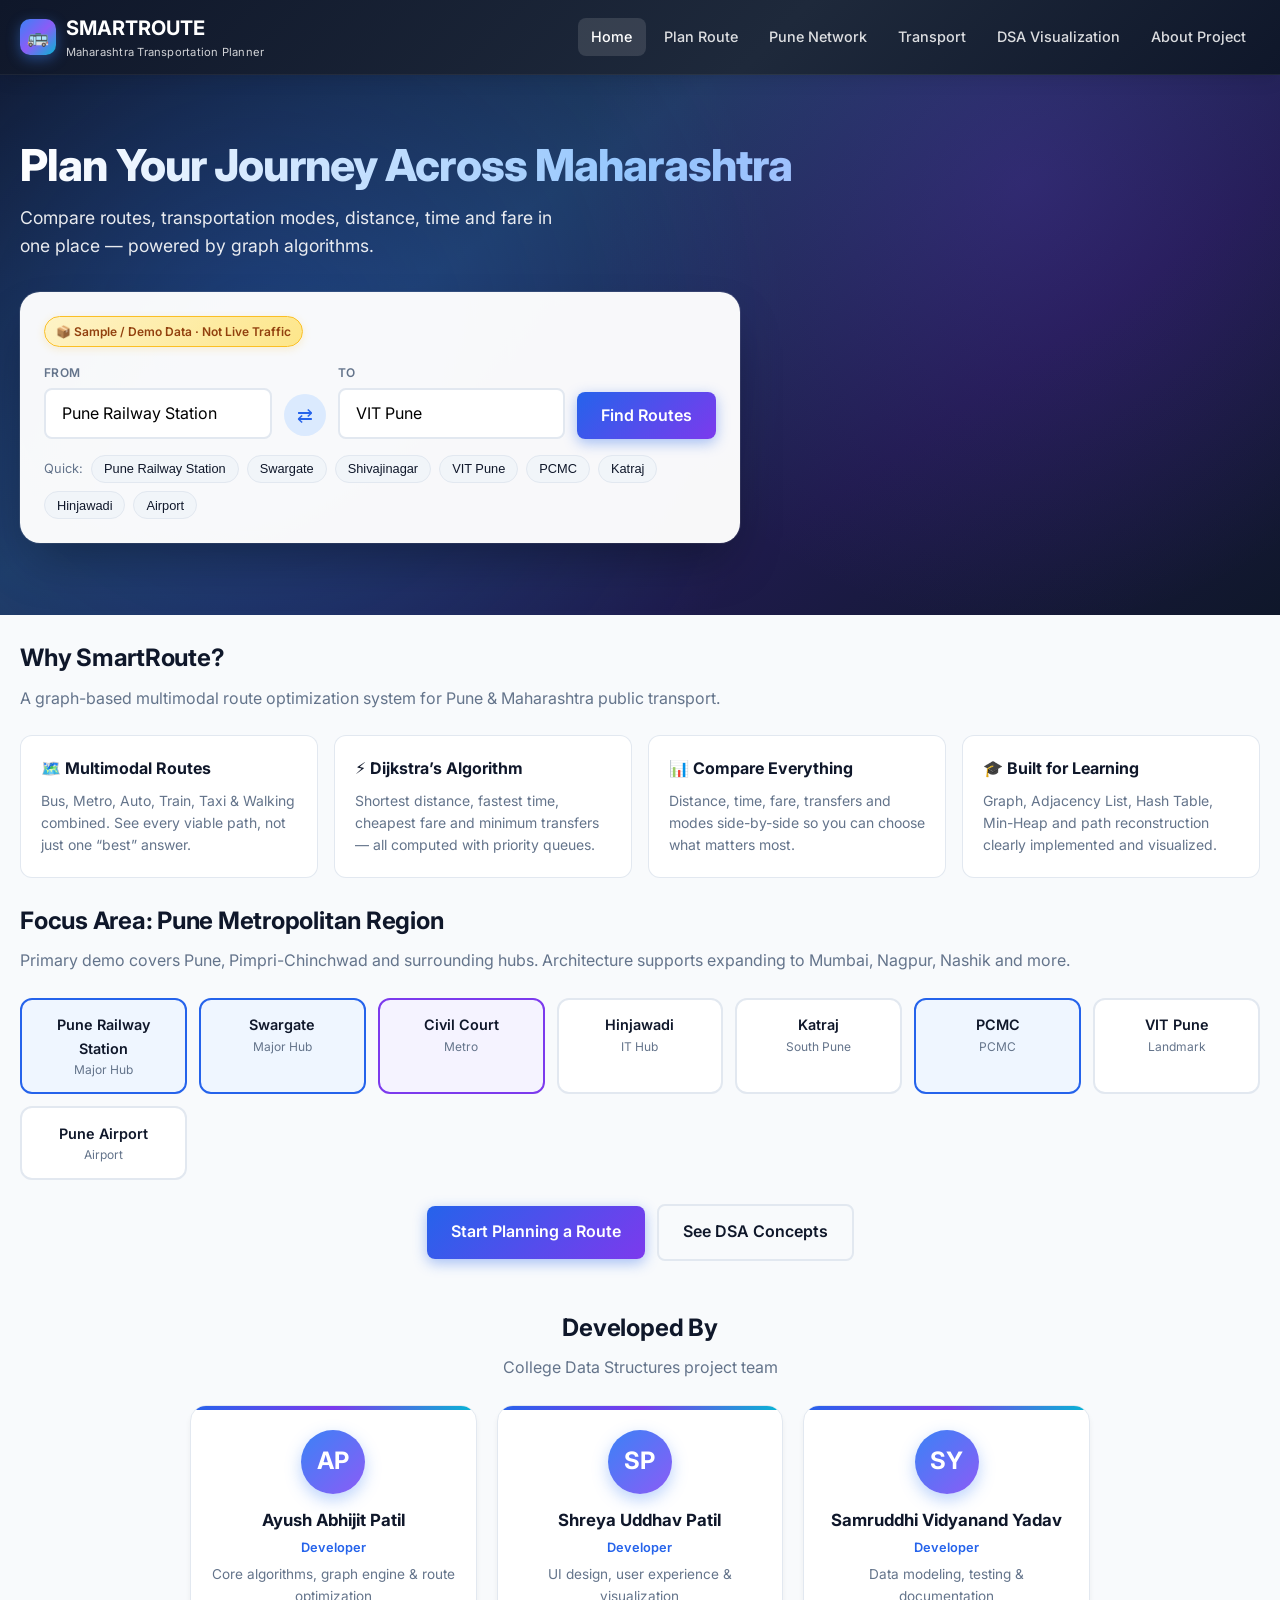
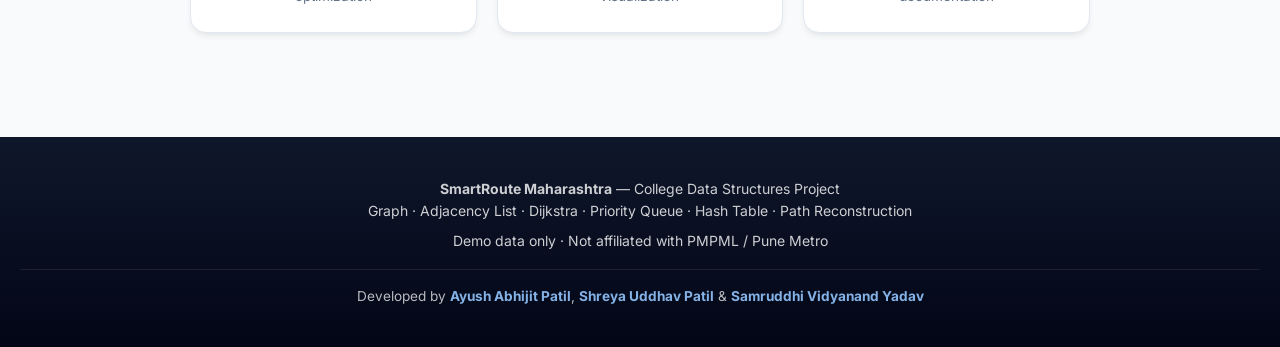
<file: index.html>
<!DOCTYPE html>
<html lang="en">
<head>
  <meta charset="UTF-8">
  <meta name="viewport" content="width=device-width, initial-scale=1.0">
  <title>SmartRoute Maharashtra – Transportation Route Planner</title>
  <meta name="description" content="Graph-based multimodal route planner for Pune & Maharashtra. Compare distance, time, fare & transfers. College DSA project demo.">
  <link rel="preconnect" href="https://fonts.googleapis.com">
  <link href="https://fonts.googleapis.com/css2?family=Inter:wght@400;500;600;700;800&display=swap" rel="stylesheet">
  <link rel="stylesheet" href="css/styles.css">
</head>
<body data-page="home">
  <header class="header">
    <div class="header-inner">
      <a href="index.html" class="logo">
        <div class="logo-icon">🚌</div>
        <div>
          SMARTROUTE
          <span class="sub">Maharashtra Transportation Planner</span>
        </div>
      </a>
      <button class="menu-toggle" aria-label="Menu">☰</button>
      <nav class="nav">
        <a href="index.html" class="active">Home</a>
        <a href="plan.html">Plan Route</a>
        <a href="network.html">Pune Network</a>
        <a href="transport.html">Transport</a>
        <a href="dsa.html">DSA Visualization</a>
        <a href="about.html">About Project</a>
      </nav>
    </div>
  </header>

  <section class="hero">
    <div class="hero-inner">
      <h1>Plan Your Journey Across Maharashtra</h1>
      <p class="subtitle">Compare routes, transportation modes, distance, time and fare in one place — powered by graph algorithms.</p>

      <div class="search-card">
        <div class="demo-badge">📦 Sample / Demo Data · Not Live Traffic</div>
        <div class="search-row">
          <div class="search-field">
            <label>From</label>
            <input type="text" id="from-input" placeholder="Search starting location" autocomplete="off" value="Pune Railway Station">
          </div>
          <button class="swap-btn" id="swap-btn" title="Swap">⇄</button>
          <div class="search-field">
            <label>To</label>
            <input type="text" id="to-input" placeholder="Search destination" autocomplete="off" value="VIT Pune">
          </div>
          <button class="btn btn-primary" id="find-btn">Find Routes</button>
        </div>
        <div class="quick-locs">
          <span class="text-muted" style="font-size:0.8rem;align-self:center">Quick:</span>
          <button class="quick-chip" data-loc="Pune Railway Station">Pune Railway Station</button>
          <button class="quick-chip" data-loc="Swargate">Swargate</button>
          <button class="quick-chip" data-loc="Shivajinagar">Shivajinagar</button>
          <button class="quick-chip" data-loc="VIT Pune">VIT Pune</button>
          <button class="quick-chip" data-loc="PCMC">PCMC</button>
          <button class="quick-chip" data-loc="Katraj">Katraj</button>
          <button class="quick-chip" data-loc="Hinjawadi">Hinjawadi</button>
          <button class="quick-chip" data-loc="Pune Airport">Airport</button>
        </div>
      </div>
    </div>
  </section>

  <main class="container">
    <h2 class="section-title">Why SmartRoute?</h2>
    <p class="section-sub">A graph-based multimodal route optimization system for Pune & Maharashtra public transport.</p>

    <div class="concept-grid">
      <div class="concept-card">
        <h3>🗺️ Multimodal Routes</h3>
        <p>Bus, Metro, Auto, Train, Taxi & Walking combined. See every viable path, not just one “best” answer.</p>
      </div>
      <div class="concept-card">
        <h3>⚡ Dijkstra’s Algorithm</h3>
        <p>Shortest distance, fastest time, cheapest fare and minimum transfers — all computed with priority queues.</p>
      </div>
      <div class="concept-card">
        <h3>📊 Compare Everything</h3>
        <p>Distance, time, fare, transfers and modes side-by-side so you can choose what matters most.</p>
      </div>
      <div class="concept-card">
        <h3>🎓 Built for Learning</h3>
        <p>Graph, Adjacency List, Hash Table, Min-Heap and path reconstruction clearly implemented and visualized.</p>
      </div>
    </div>

    <h2 class="section-title mt-3">Focus Area: Pune Metropolitan Region</h2>
    <p class="section-sub">Primary demo covers Pune, Pimpri-Chinchwad and surrounding hubs. Architecture supports expanding to Mumbai, Nagpur, Nashik and more.</p>

    <div class="network-grid" style="margin-top:1rem">
      <div class="station-node major"><div class="name">Pune Railway Station</div><div class="area">Major Hub</div></div>
      <div class="station-node major"><div class="name">Swargate</div><div class="area">Major Hub</div></div>
      <div class="station-node metro"><div class="name">Civil Court</div><div class="area">Metro</div></div>
      <div class="station-node"><div class="name">Hinjawadi</div><div class="area">IT Hub</div></div>
      <div class="station-node"><div class="name">Katraj</div><div class="area">South Pune</div></div>
      <div class="station-node major"><div class="name">PCMC</div><div class="area">PCMC</div></div>
      <div class="station-node"><div class="name">VIT Pune</div><div class="area">Landmark</div></div>
      <div class="station-node"><div class="name">Pune Airport</div><div class="area">Airport</div></div>
    </div>

    <div class="text-center mt-3">
      <a href="plan.html" class="btn btn-primary">Start Planning a Route</a>
      <a href="dsa.html" class="btn btn-outline" style="margin-left:0.5rem">See DSA Concepts</a>
    </div>

    <section class="developers-section">
      <h2 class="section-title">Developed By</h2>
      <p class="section-sub">College Data Structures project team</p>
      <div class="developers-grid">
        <div class="dev-card">
          <div class="dev-avatar">AP</div>
          <h3>Ayush Abhijit Patil</h3>
          <div class="role">Developer</div>
          <p class="desc">Core algorithms, graph engine &amp; route optimization</p>
        </div>
        <div class="dev-card">
          <div class="dev-avatar">SP</div>
          <h3>Shreya Uddhav Patil</h3>
          <div class="role">Developer</div>
          <p class="desc">UI design, user experience &amp; visualization</p>
        </div>
        <div class="dev-card">
          <div class="dev-avatar">SY</div>
          <h3>Samruddhi Vidyanand Yadav</h3>
          <div class="role">Developer</div>
          <p class="desc">Data modeling, testing &amp; documentation</p>
        </div>
      </div>
    </section>
  </main>

  <footer class="footer">
    <p><strong>SmartRoute Maharashtra</strong> — College Data Structures Project</p>
    <p>Graph · Adjacency List · Dijkstra · Priority Queue · Hash Table · Path Reconstruction</p>
    <p class="mt-1">Demo data only · Not affiliated with PMPML / Pune Metro</p>
    <div class="footer-devs">
      Developed by <strong>Ayush Abhijit Patil</strong>, <strong>Shreya Uddhav Patil</strong> &amp; <strong>Samruddhi Vidyanand Yadav</strong>
    </div>
  </footer>

  <script src="js/data.js"></script>
  <script src="js/graph.js"></script>
  <script src="js/app.js"></script>
</body>
</html>
</file>
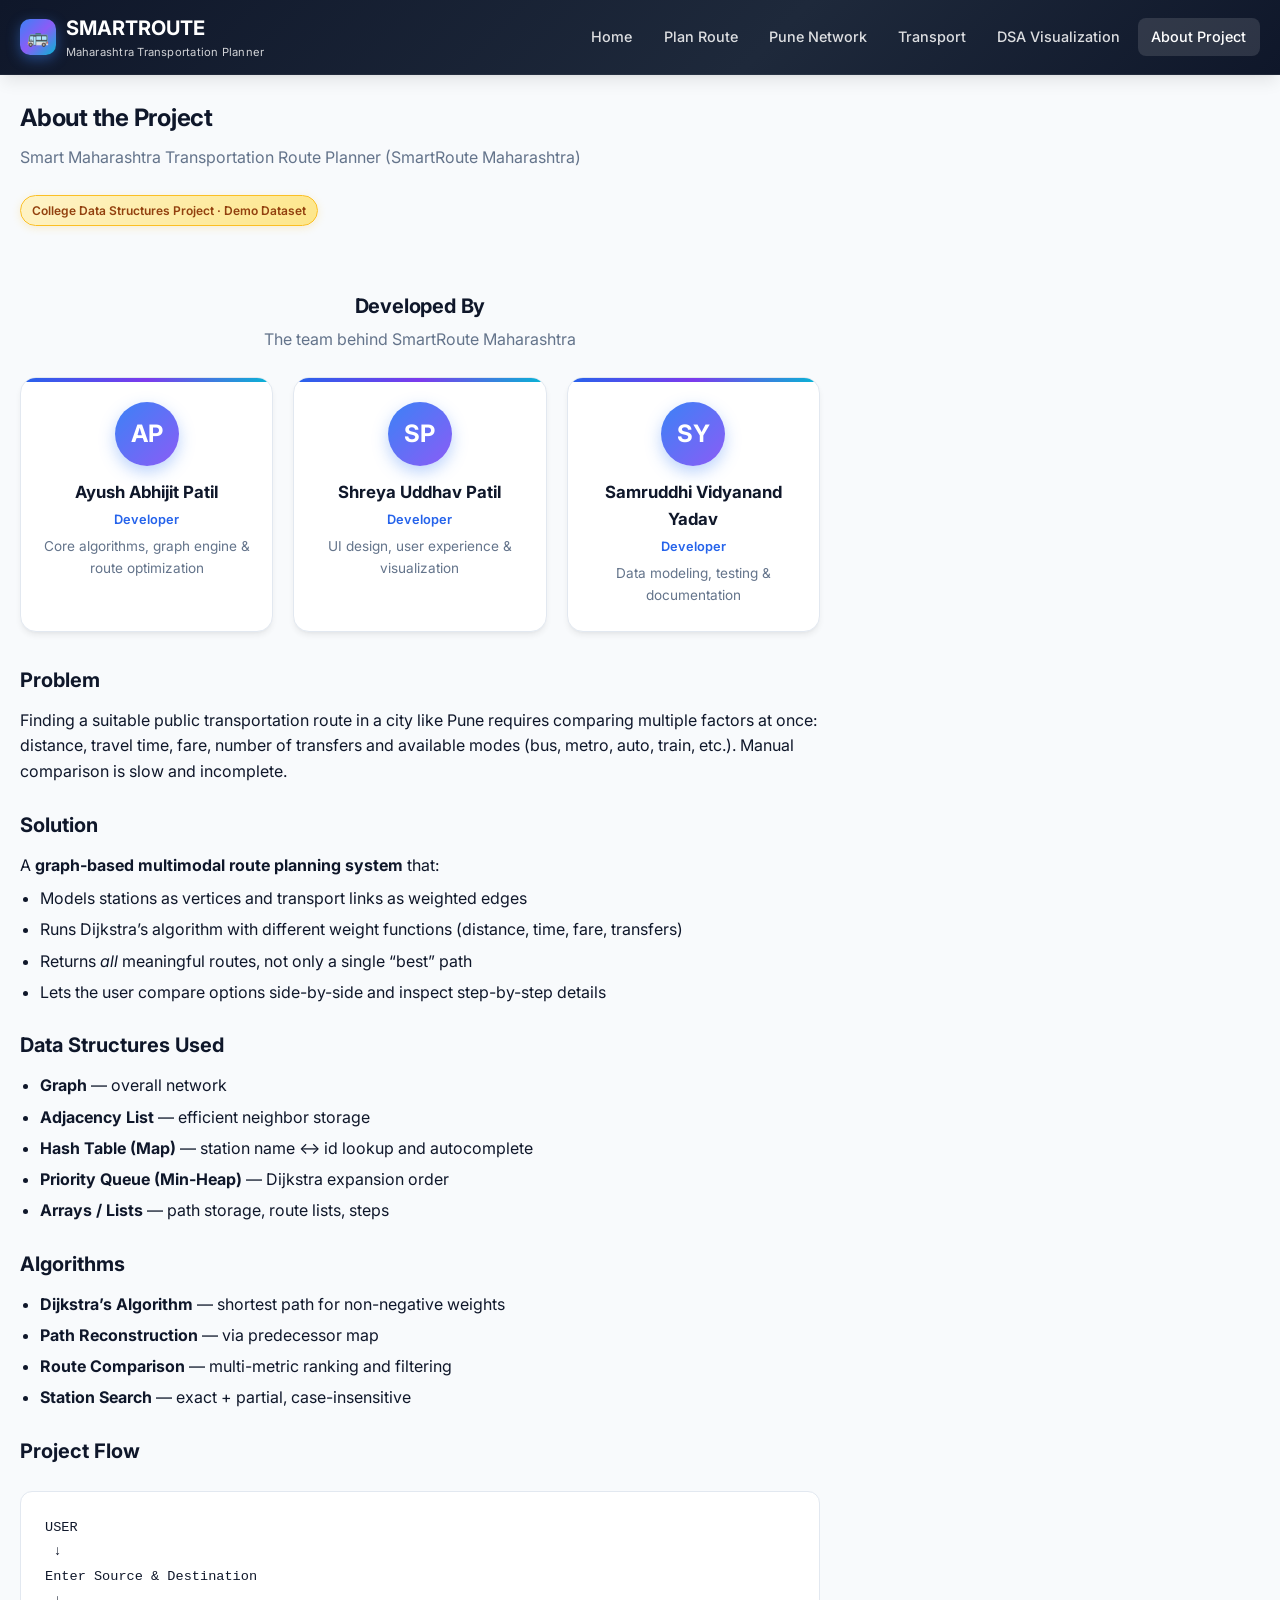
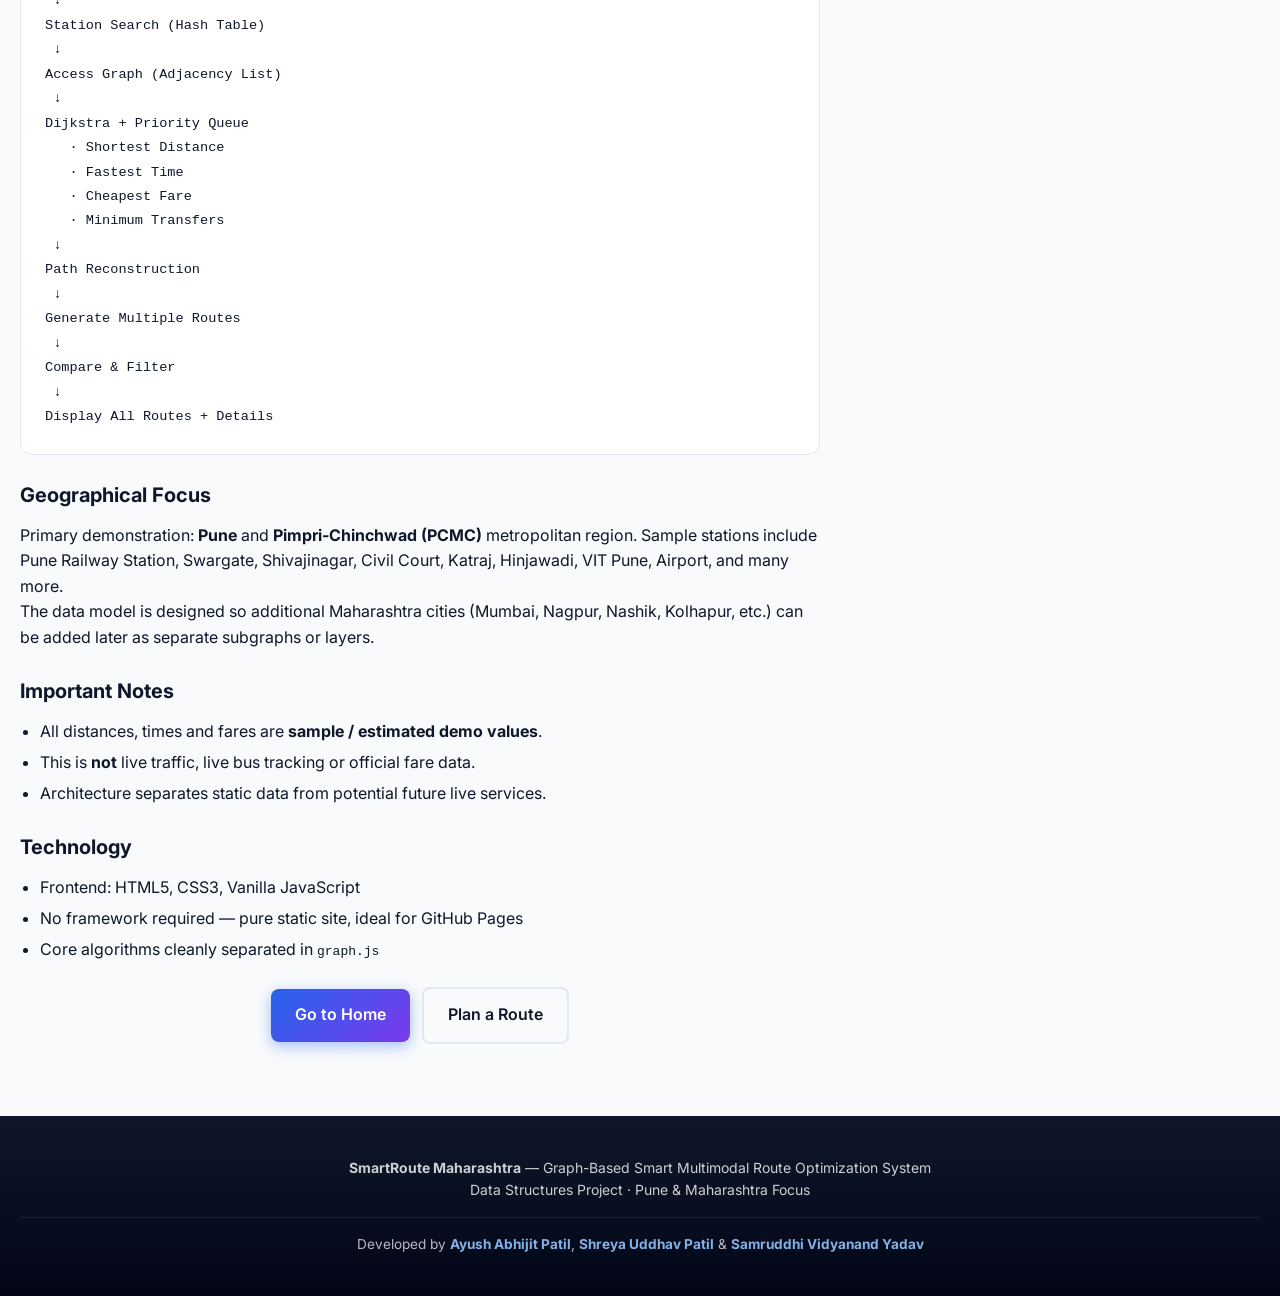
<file: about.html>
<!DOCTYPE html>
<html lang="en">
<head>
  <meta charset="UTF-8">
  <meta name="viewport" content="width=device-width, initial-scale=1.0">
  <title>About Project – SmartRoute Maharashtra</title>
  <link rel="preconnect" href="https://fonts.googleapis.com">
  <link href="https://fonts.googleapis.com/css2?family=Inter:wght@400;500;600;700;800&display=swap" rel="stylesheet">
  <link rel="stylesheet" href="css/styles.css">
</head>
<body data-page="about">
  <header class="header">
    <div class="header-inner">
      <a href="index.html" class="logo">
        <div class="logo-icon">🚌</div>
        <div>
          SMARTROUTE
          <span class="sub">Maharashtra Transportation Planner</span>
        </div>
      </a>
      <button class="menu-toggle" aria-label="Menu">☰</button>
      <nav class="nav">
        <a href="index.html">Home</a>
        <a href="plan.html">Plan Route</a>
        <a href="network.html">Pune Network</a>
        <a href="transport.html">Transport</a>
        <a href="dsa.html">DSA Visualization</a>
        <a href="about.html" class="active">About Project</a>
      </nav>
    </div>
  </header>

  <main class="container">
    <div class="about-content">
      <h1 class="section-title">About the Project</h1>
      <p class="section-sub">Smart Maharashtra Transportation Route Planner (SmartRoute Maharashtra)</p>

      <div class="demo-badge">College Data Structures Project · Demo Dataset</div>

      <!-- DEVELOPERS -->
      <section class="developers-section">
        <h2 class="section-title" style="margin-bottom:0.35rem">Developed By</h2>
        <p class="section-sub" style="margin-bottom:0">The team behind SmartRoute Maharashtra</p>
        <div class="developers-grid">
          <div class="dev-card">
            <div class="dev-avatar">AP</div>
            <h3>Ayush Abhijit Patil</h3>
            <div class="role">Developer</div>
            <p class="desc">Core algorithms, graph engine & route optimization</p>
          </div>
          <div class="dev-card">
            <div class="dev-avatar">SP</div>
            <h3>Shreya Uddhav Patil</h3>
            <div class="role">Developer</div>
            <p class="desc">UI design, user experience & visualization</p>
          </div>
          <div class="dev-card">
            <div class="dev-avatar">SY</div>
            <h3>Samruddhi Vidyanand Yadav</h3>
            <div class="role">Developer</div>
            <p class="desc">Data modeling, testing & documentation</p>
          </div>
        </div>
      </section>

      <h2>Problem</h2>
      <p>Finding a suitable public transportation route in a city like Pune requires comparing multiple factors at once: distance, travel time, fare, number of transfers and available modes (bus, metro, auto, train, etc.). Manual comparison is slow and incomplete.</p>

      <h2>Solution</h2>
      <p>A <strong>graph-based multimodal route planning system</strong> that:</p>
      <ul>
        <li>Models stations as vertices and transport links as weighted edges</li>
        <li>Runs Dijkstra’s algorithm with different weight functions (distance, time, fare, transfers)</li>
        <li>Returns <em>all</em> meaningful routes, not only a single “best” path</li>
        <li>Lets the user compare options side-by-side and inspect step-by-step details</li>
      </ul>

      <h2>Data Structures Used</h2>
      <ul>
        <li><strong>Graph</strong> — overall network</li>
        <li><strong>Adjacency List</strong> — efficient neighbor storage</li>
        <li><strong>Hash Table (Map)</strong> — station name ↔ id lookup and autocomplete</li>
        <li><strong>Priority Queue (Min-Heap)</strong> — Dijkstra expansion order</li>
        <li><strong>Arrays / Lists</strong> — path storage, route lists, steps</li>
      </ul>

      <h2>Algorithms</h2>
      <ul>
        <li><strong>Dijkstra’s Algorithm</strong> — shortest path for non-negative weights</li>
        <li><strong>Path Reconstruction</strong> — via predecessor map</li>
        <li><strong>Route Comparison</strong> — multi-metric ranking and filtering</li>
        <li><strong>Station Search</strong> — exact + partial, case-insensitive</li>
      </ul>

      <h2>Project Flow</h2>
      <div class="flow-diagram">USER
 ↓
Enter Source & Destination
 ↓
Station Search (Hash Table)
 ↓
Access Graph (Adjacency List)
 ↓
Dijkstra + Priority Queue
   · Shortest Distance
   · Fastest Time
   · Cheapest Fare
   · Minimum Transfers
 ↓
Path Reconstruction
 ↓
Generate Multiple Routes
 ↓
Compare & Filter
 ↓
Display All Routes + Details</div>

      <h2>Geographical Focus</h2>
      <p>Primary demonstration: <strong>Pune</strong> and <strong>Pimpri-Chinchwad (PCMC)</strong> metropolitan region. Sample stations include Pune Railway Station, Swargate, Shivajinagar, Civil Court, Katraj, Hinjawadi, VIT Pune, Airport, and many more.</p>
      <p>The data model is designed so additional Maharashtra cities (Mumbai, Nagpur, Nashik, Kolhapur, etc.) can be added later as separate subgraphs or layers.</p>

      <h2>Important Notes</h2>
      <ul>
        <li>All distances, times and fares are <strong>sample / estimated demo values</strong>.</li>
        <li>This is <strong>not</strong> live traffic, live bus tracking or official fare data.</li>
        <li>Architecture separates static data from potential future live services.</li>
      </ul>

      <h2>Technology</h2>
      <ul>
        <li>Frontend: HTML5, CSS3, Vanilla JavaScript</li>
        <li>No framework required — pure static site, ideal for GitHub Pages</li>
        <li>Core algorithms cleanly separated in <code>graph.js</code></li>
      </ul>

      <div class="text-center mt-3">
        <a href="index.html" class="btn btn-primary">Go to Home</a>
        <a href="plan.html" class="btn btn-outline" style="margin-left:0.5rem">Plan a Route</a>
      </div>
    </div>
  </main>

  <footer class="footer">
    <p><strong>SmartRoute Maharashtra</strong> — Graph-Based Smart Multimodal Route Optimization System</p>
    <p>Data Structures Project · Pune & Maharashtra Focus</p>
    <div class="footer-devs">
      Developed by <strong>Ayush Abhijit Patil</strong>, <strong>Shreya Uddhav Patil</strong> &amp; <strong>Samruddhi Vidyanand Yadav</strong>
    </div>
  </footer>

  <script src="js/data.js"></script>
  <script src="js/graph.js"></script>
  <script src="js/app.js"></script>
</body>
</html>
</file>
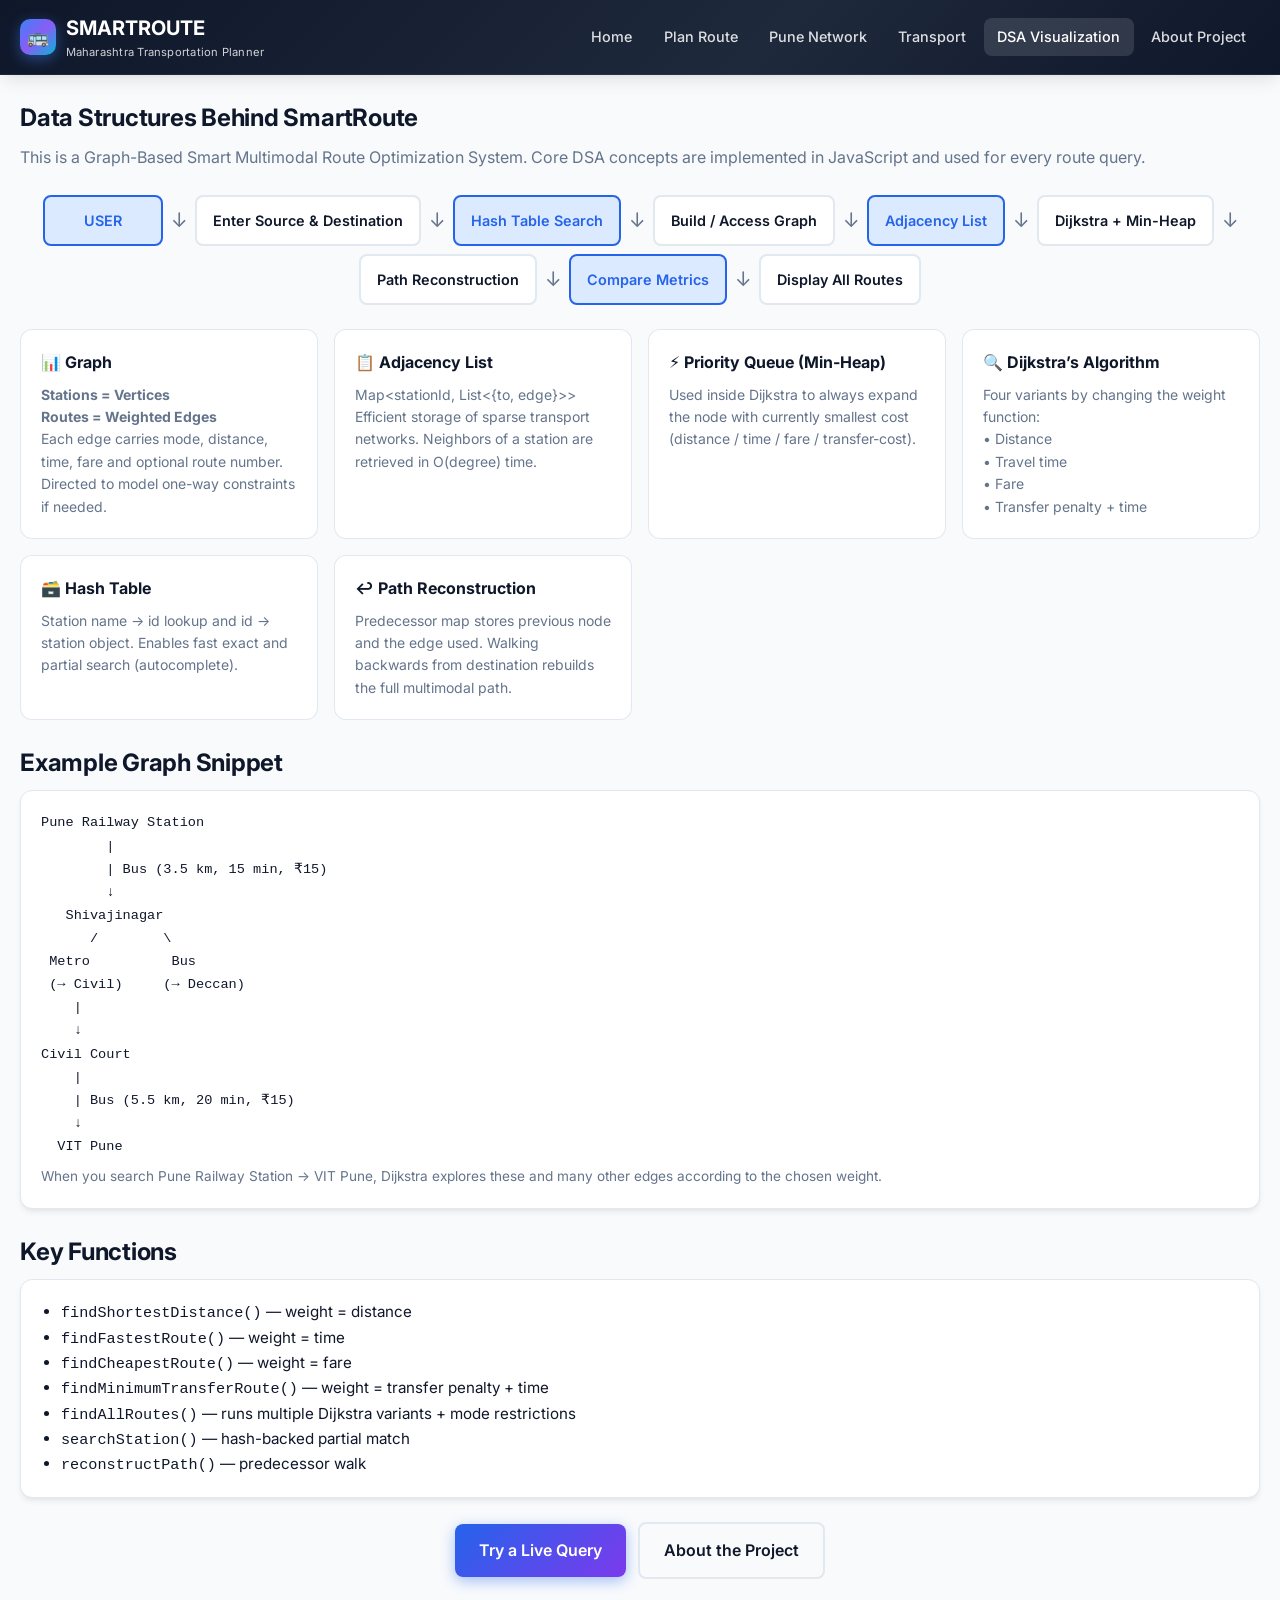
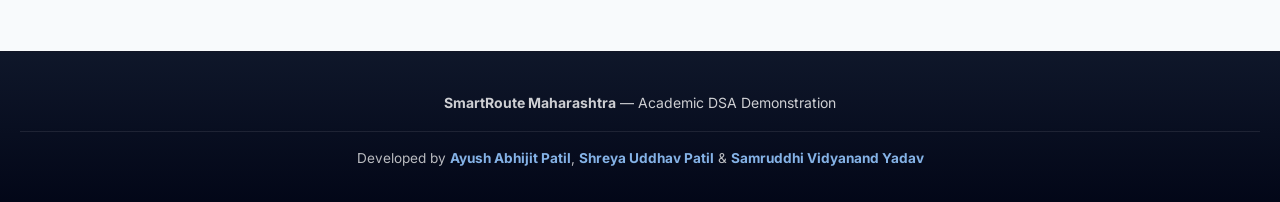
<file: dsa.html>
<!DOCTYPE html>
<html lang="en">
<head>
  <meta charset="UTF-8">
  <meta name="viewport" content="width=device-width, initial-scale=1.0">
  <title>DSA Visualization – SmartRoute Maharashtra</title>
  <link rel="preconnect" href="https://fonts.googleapis.com">
  <link href="https://fonts.googleapis.com/css2?family=Inter:wght@400;500;600;700;800&display=swap" rel="stylesheet">
  <link rel="stylesheet" href="css/styles.css">
</head>
<body data-page="dsa">
  <header class="header">
    <div class="header-inner">
      <a href="index.html" class="logo">
        <div class="logo-icon">🚌</div>
        <div>
          SMARTROUTE
          <span class="sub">Maharashtra Transportation Planner</span>
        </div>
      </a>
      <button class="menu-toggle" aria-label="Menu">☰</button>
      <nav class="nav">
        <a href="index.html">Home</a>
        <a href="plan.html">Plan Route</a>
        <a href="network.html">Pune Network</a>
        <a href="transport.html">Transport</a>
        <a href="dsa.html" class="active">DSA Visualization</a>
        <a href="about.html">About Project</a>
      </nav>
    </div>
  </header>

  <main class="container">
    <h1 class="section-title">Data Structures Behind SmartRoute</h1>
    <p class="section-sub">This is a Graph-Based Smart Multimodal Route Optimization System. Core DSA concepts are implemented in JavaScript and used for every route query.</p>

    <div class="dsa-flow">
      <div class="dsa-box highlight">USER</div>
      <span class="dsa-arrow">↓</span>
      <div class="dsa-box">Enter Source & Destination</div>
      <span class="dsa-arrow">↓</span>
      <div class="dsa-box highlight">Hash Table Search</div>
      <span class="dsa-arrow">↓</span>
      <div class="dsa-box">Build / Access Graph</div>
      <span class="dsa-arrow">↓</span>
      <div class="dsa-box highlight">Adjacency List</div>
      <span class="dsa-arrow">↓</span>
      <div class="dsa-box">Dijkstra + Min-Heap</div>
      <span class="dsa-arrow">↓</span>
      <div class="dsa-box">Path Reconstruction</div>
      <span class="dsa-arrow">↓</span>
      <div class="dsa-box highlight">Compare Metrics</div>
      <span class="dsa-arrow">↓</span>
      <div class="dsa-box">Display All Routes</div>
    </div>

    <div class="concept-grid">
      <div class="concept-card">
        <h3>📊 Graph</h3>
        <p><strong>Stations = Vertices</strong><br><strong>Routes = Weighted Edges</strong><br>Each edge carries mode, distance, time, fare and optional route number. Directed to model one-way constraints if needed.</p>
      </div>
      <div class="concept-card">
        <h3>📋 Adjacency List</h3>
        <p>Map&lt;stationId, List&lt;{to, edge}&gt;&gt;<br>Efficient storage of sparse transport networks. Neighbors of a station are retrieved in O(degree) time.</p>
      </div>
      <div class="concept-card">
        <h3>⚡ Priority Queue (Min-Heap)</h3>
        <p>Used inside Dijkstra to always expand the node with currently smallest cost (distance / time / fare / transfer-cost).</p>
      </div>
      <div class="concept-card">
        <h3>🔍 Dijkstra’s Algorithm</h3>
        <p>Four variants by changing the weight function:<br>• Distance<br>• Travel time<br>• Fare<br>• Transfer penalty + time</p>
      </div>
      <div class="concept-card">
        <h3>🗃️ Hash Table</h3>
        <p>Station name → id lookup and id → station object. Enables fast exact and partial search (autocomplete).</p>
      </div>
      <div class="concept-card">
        <h3>↩️ Path Reconstruction</h3>
        <p>Predecessor map stores previous node and the edge used. Walking backwards from destination rebuilds the full multimodal path.</p>
      </div>
    </div>

    <h2 class="section-title mt-3">Example Graph Snippet</h2>
    <div class="card">
      <div class="card-body">
        <pre style="font-family:ui-monospace,monospace;font-size:0.85rem;line-height:1.7;overflow-x:auto">
Pune Railway Station
        |
        | Bus (3.5 km, 15 min, ₹15)
        ↓
   Shivajinagar
      /        \
 Metro          Bus
 (→ Civil)     (→ Deccan)
    |
    ↓
Civil Court
    |
    | Bus (5.5 km, 20 min, ₹15)
    ↓
  VIT Pune
</pre>
        <p class="text-muted mt-1" style="font-size:0.85rem">When you search Pune Railway Station → VIT Pune, Dijkstra explores these and many other edges according to the chosen weight.</p>
      </div>
    </div>

    <h2 class="section-title mt-3">Key Functions</h2>
    <div class="card">
      <div class="card-body">
        <ul style="margin-left:1.25rem;font-size:0.95rem">
          <li><code>findShortestDistance()</code> — weight = distance</li>
          <li><code>findFastestRoute()</code> — weight = time</li>
          <li><code>findCheapestRoute()</code> — weight = fare</li>
          <li><code>findMinimumTransferRoute()</code> — weight = transfer penalty + time</li>
          <li><code>findAllRoutes()</code> — runs multiple Dijkstra variants + mode restrictions</li>
          <li><code>searchStation()</code> — hash-backed partial match</li>
          <li><code>reconstructPath()</code> — predecessor walk</li>
        </ul>
      </div>
    </div>

    <div class="text-center mt-3">
      <a href="plan.html" class="btn btn-primary">Try a Live Query</a>
      <a href="about.html" class="btn btn-outline" style="margin-left:0.5rem">About the Project</a>
    </div>
  </main>

    <footer class="footer">
    <p><strong>SmartRoute Maharashtra</strong> — Academic DSA Demonstration</p>
    <div class="footer-devs">
      Developed by <strong>Ayush Abhijit Patil</strong>, <strong>Shreya Uddhav Patil</strong> &amp; <strong>Samruddhi Vidyanand Yadav</strong>
    </div>
  </footer>

  <script src="js/data.js"></script>
  <script src="js/graph.js"></script>
  <script src="js/app.js"></script>
</body>
</html>
</file>
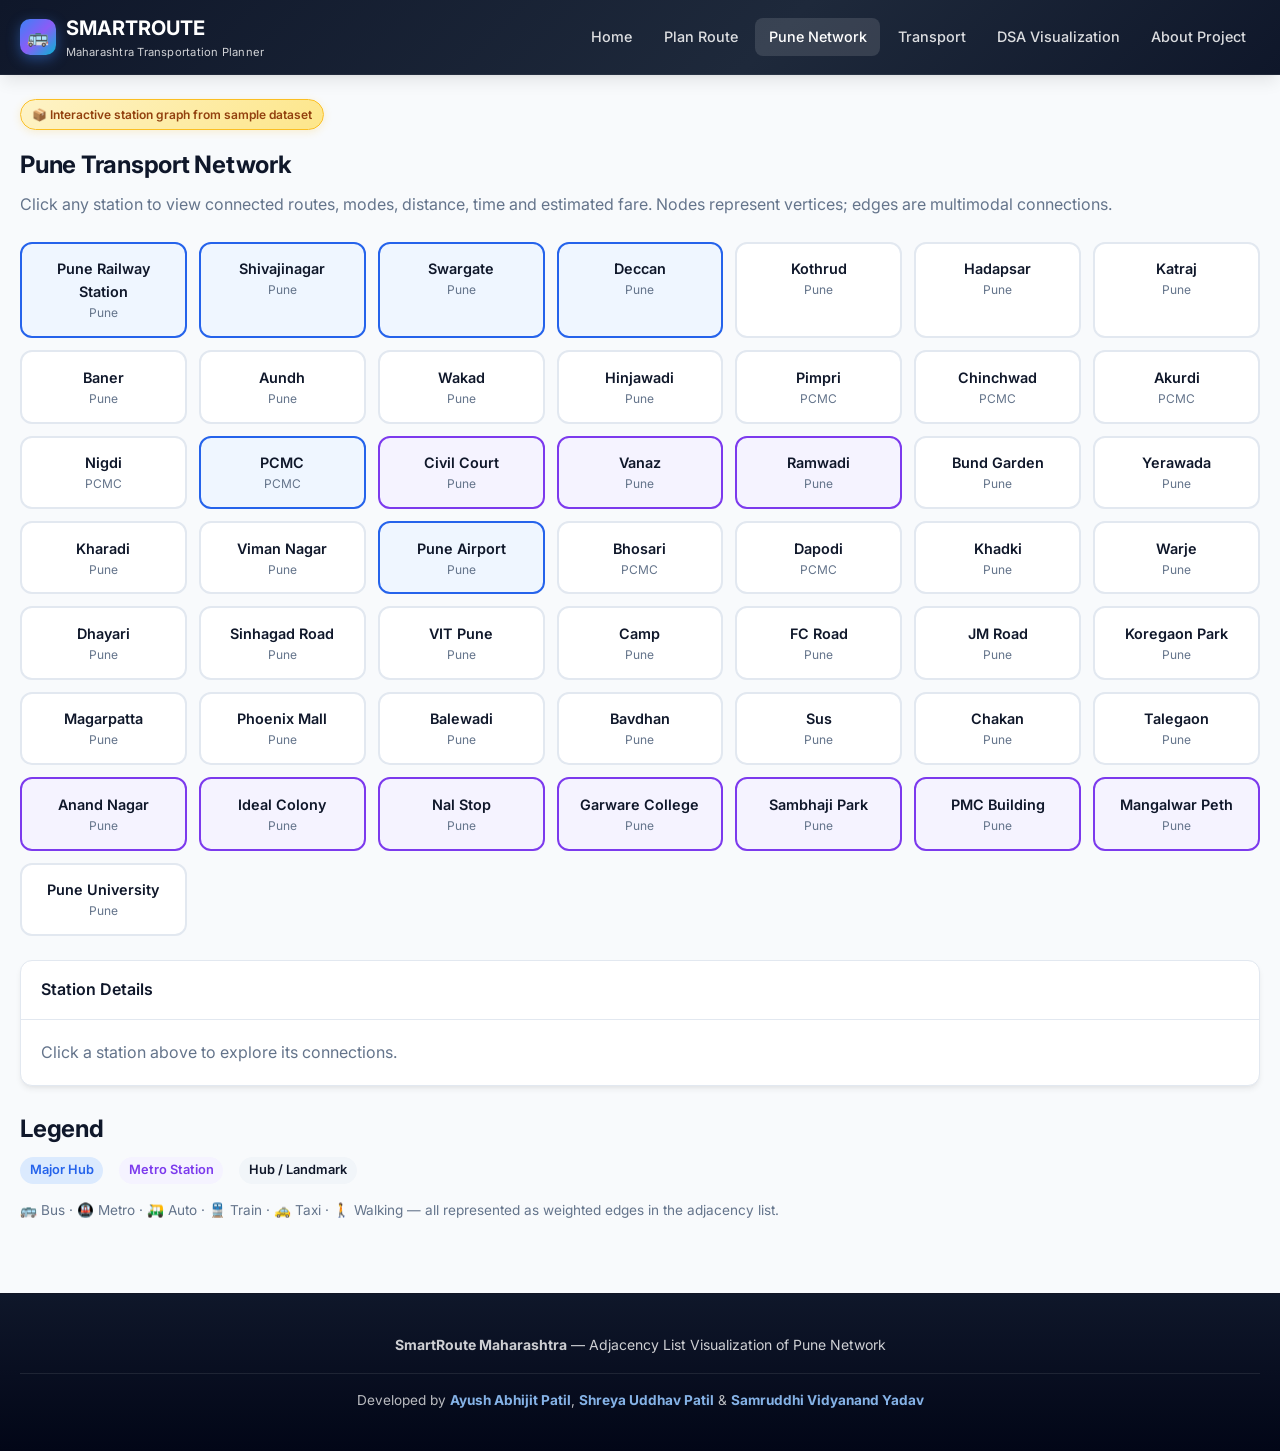
<file: network.html>
<!DOCTYPE html>
<html lang="en">
<head>
  <meta charset="UTF-8">
  <meta name="viewport" content="width=device-width, initial-scale=1.0">
  <title>Pune Network – SmartRoute Maharashtra</title>
  <link rel="preconnect" href="https://fonts.googleapis.com">
  <link href="https://fonts.googleapis.com/css2?family=Inter:wght@400;500;600;700;800&display=swap" rel="stylesheet">
  <link rel="stylesheet" href="css/styles.css">
</head>
<body data-page="network">
  <header class="header">
    <div class="header-inner">
      <a href="index.html" class="logo">
        <div class="logo-icon">🚌</div>
        <div>
          SMARTROUTE
          <span class="sub">Maharashtra Transportation Planner</span>
        </div>
      </a>
      <button class="menu-toggle" aria-label="Menu">☰</button>
      <nav class="nav">
        <a href="index.html">Home</a>
        <a href="plan.html">Plan Route</a>
        <a href="network.html" class="active">Pune Network</a>
        <a href="transport.html">Transport</a>
        <a href="dsa.html">DSA Visualization</a>
        <a href="about.html">About Project</a>
      </nav>
    </div>
  </header>

  <main class="container">
    <div class="demo-badge">📦 Interactive station graph from sample dataset</div>
    <h1 class="section-title">Pune Transport Network</h1>
    <p class="section-sub">Click any station to view connected routes, modes, distance, time and estimated fare. Nodes represent vertices; edges are multimodal connections.</p>

    <div style="display:grid;grid-template-columns:1fr;gap:1.5rem">
      <div>
        <div class="network-grid" id="network-grid">
          <!-- filled by JS -->
        </div>
      </div>
      <div class="card">
        <div class="card-header">Station Details</div>
        <div class="card-body" id="station-detail">
          <p class="text-muted">Click a station above to explore its connections.</p>
        </div>
      </div>
    </div>

    <h2 class="section-title mt-3">Legend</h2>
    <div class="flex gap-2 flex-wrap mt-1">
      <span class="mode-pill" style="background:#dbeafe;color:#2563eb">Major Hub</span>
      <span class="mode-pill" style="background:#f5f3ff;color:#7c3aed">Metro Station</span>
      <span class="mode-pill">Hub / Landmark</span>
    </div>
    <p class="text-muted mt-2" style="font-size:0.85rem">
      🚌 Bus · 🚇 Metro · 🛺 Auto · 🚆 Train · 🚕 Taxi · 🚶 Walking — all represented as weighted edges in the adjacency list.
    </p>
  </main>

    <footer class="footer">
    <p><strong>SmartRoute Maharashtra</strong> — Adjacency List Visualization of Pune Network</p>
    <div class="footer-devs">
      Developed by <strong>Ayush Abhijit Patil</strong>, <strong>Shreya Uddhav Patil</strong> &amp; <strong>Samruddhi Vidyanand Yadav</strong>
    </div>
  </footer>

  <script src="js/data.js"></script>
  <script src="js/graph.js"></script>
  <script src="js/app.js"></script>
</body>
</html>
</file>
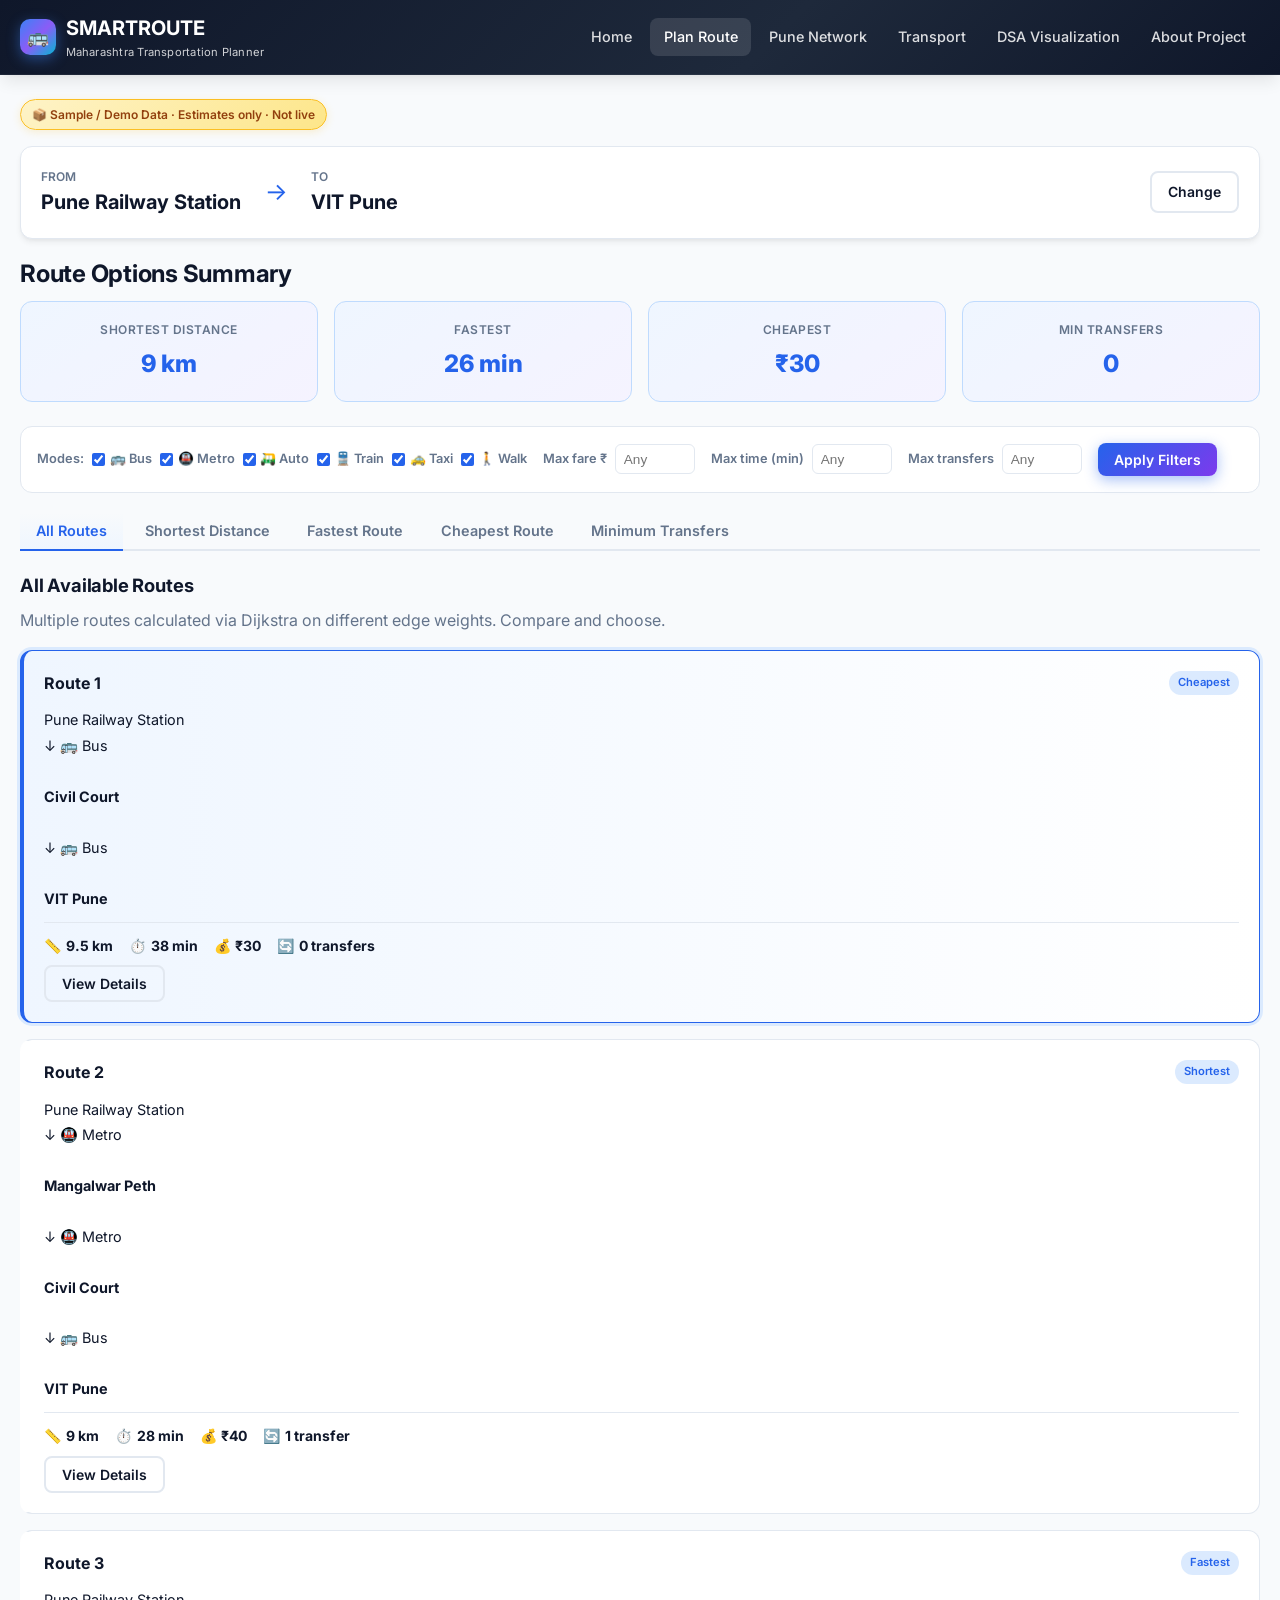
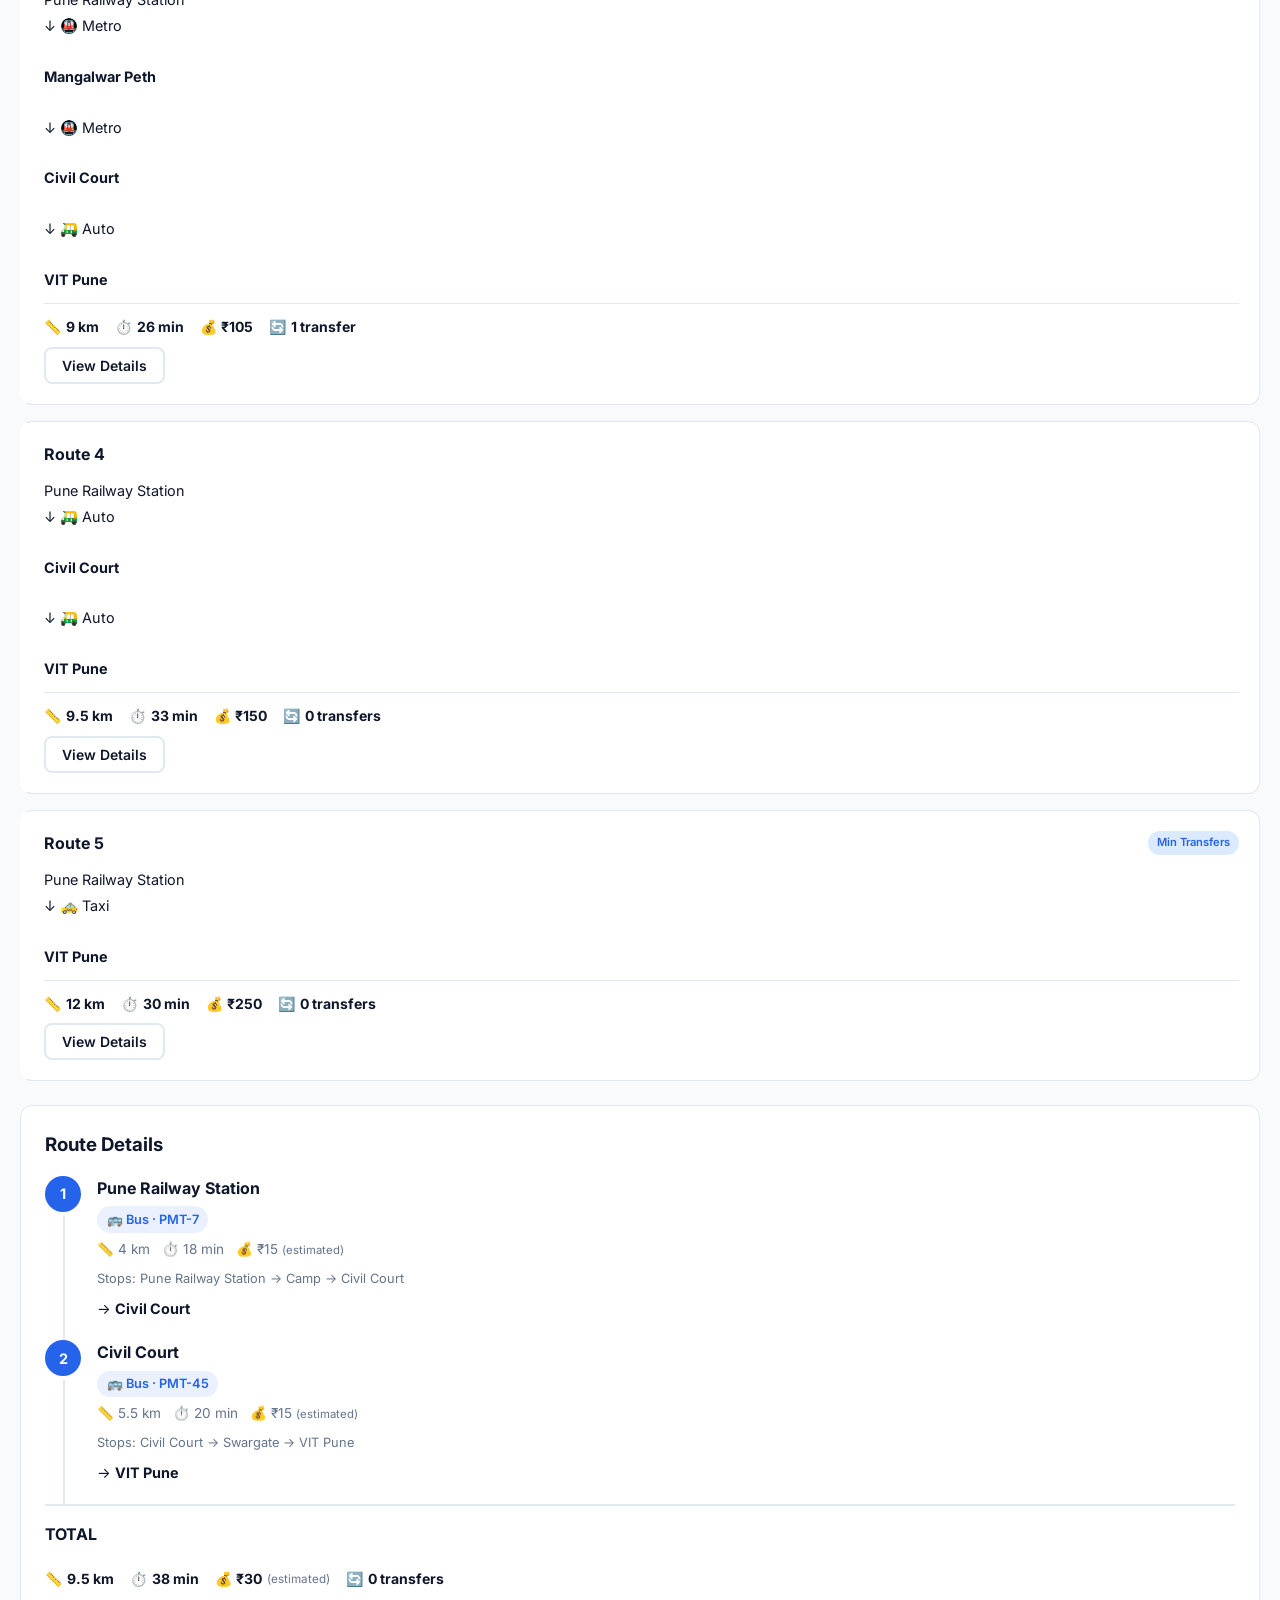
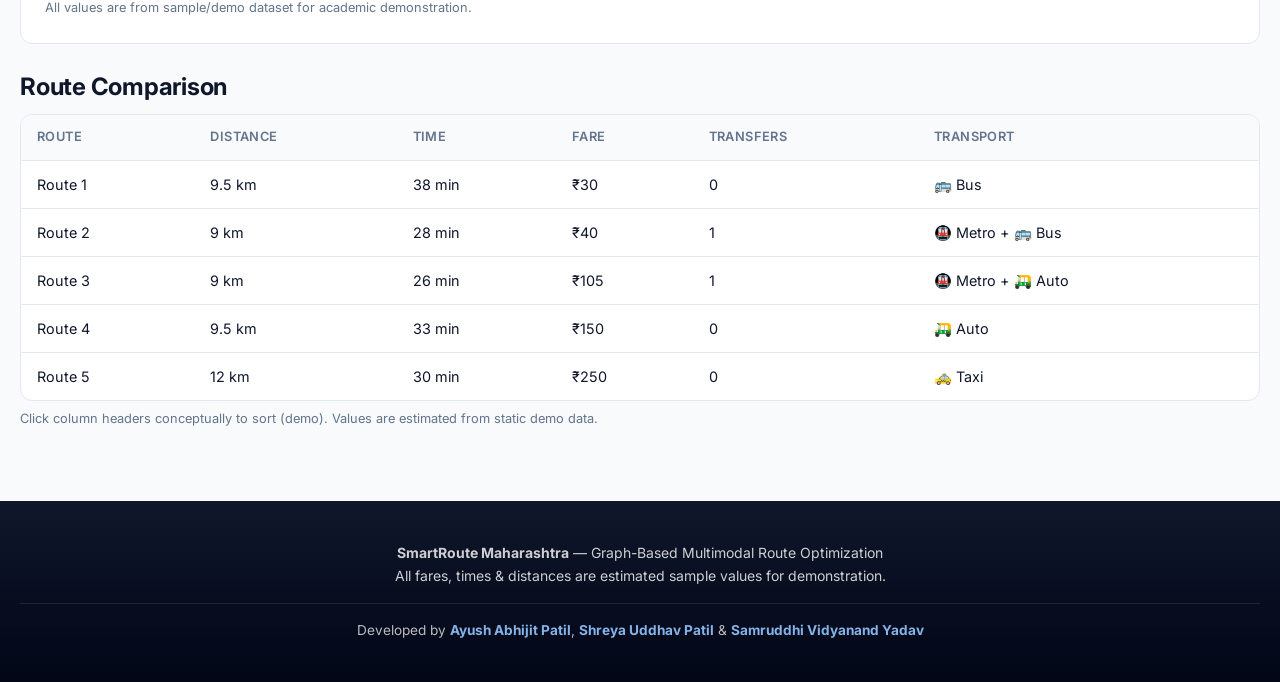
<file: plan.html>
<!DOCTYPE html>
<html lang="en">
<head>
  <meta charset="UTF-8">
  <meta name="viewport" content="width=device-width, initial-scale=1.0">
  <title>Plan Route – SmartRoute Maharashtra</title>
  <link rel="preconnect" href="https://fonts.googleapis.com">
  <link href="https://fonts.googleapis.com/css2?family=Inter:wght@400;500;600;700;800&display=swap" rel="stylesheet">
  <link rel="stylesheet" href="css/styles.css">
</head>
<body data-page="plan">
  <header class="header">
    <div class="header-inner">
      <a href="index.html" class="logo">
        <div class="logo-icon">🚌</div>
        <div>
          SMARTROUTE
          <span class="sub">Maharashtra Transportation Planner</span>
        </div>
      </a>
      <button class="menu-toggle" aria-label="Menu">☰</button>
      <nav class="nav">
        <a href="index.html">Home</a>
        <a href="plan.html" class="active">Plan Route</a>
        <a href="network.html">Pune Network</a>
        <a href="transport.html">Transport</a>
        <a href="dsa.html">DSA Visualization</a>
        <a href="about.html">About Project</a>
      </nav>
    </div>
  </header>

  <main class="container">
    <div class="demo-badge">📦 Sample / Demo Data · Estimates only · Not live</div>

    <div class="card mb-2">
      <div class="card-body" style="display:flex;flex-wrap:wrap;gap:1.5rem;align-items:center">
        <div>
          <div class="text-muted" style="font-size:0.75rem;font-weight:600;text-transform:uppercase">From</div>
          <div style="font-size:1.25rem;font-weight:700" id="plan-from">Pune Railway Station</div>
        </div>
        <div style="font-size:1.5rem;color:var(--accent)">→</div>
        <div>
          <div class="text-muted" style="font-size:0.75rem;font-weight:600;text-transform:uppercase">To</div>
          <div style="font-size:1.25rem;font-weight:700" id="plan-to">VIT Pune</div>
        </div>
        <a href="index.html" class="btn btn-sm btn-outline" style="margin-left:auto">Change</a>
      </div>
    </div>

    <!-- Summary -->
    <h2 class="section-title">Route Options Summary</h2>
    <div class="metrics-grid" id="summary-metrics">
      <!-- filled by JS -->
    </div>

    <!-- Filters -->
    <div class="filters">
      <div class="filter-group">
        <label>Modes:</label>
        <label class="filter-check"><input type="checkbox" value="Bus" checked> 🚌 Bus</label>
        <label class="filter-check"><input type="checkbox" value="Metro" checked> 🚇 Metro</label>
        <label class="filter-check"><input type="checkbox" value="Auto" checked> 🛺 Auto</label>
        <label class="filter-check"><input type="checkbox" value="Train" checked> 🚆 Train</label>
        <label class="filter-check"><input type="checkbox" value="Taxi" checked> 🚕 Taxi</label>
        <label class="filter-check"><input type="checkbox" value="Walking" checked> 🚶 Walk</label>
      </div>
      <div class="filter-group">
        <label>Max fare ₹</label>
        <input type="number" id="max-fare" class="filter-input" placeholder="Any" min="0">
      </div>
      <div class="filter-group">
        <label>Max time (min)</label>
        <input type="number" id="max-time" class="filter-input" placeholder="Any" min="0">
      </div>
      <div class="filter-group">
        <label>Max transfers</label>
        <input type="number" id="max-transfers" class="filter-input" placeholder="Any" min="0">
      </div>
      <button class="btn btn-sm btn-primary" id="apply-filters">Apply Filters</button>
    </div>

    <!-- Tabs -->
    <div class="tabs">
      <button class="tab active" data-tab="all">All Routes</button>
      <button class="tab" data-tab="distance">Shortest Distance</button>
      <button class="tab" data-tab="time">Fastest Route</button>
      <button class="tab" data-tab="fare">Cheapest Route</button>
      <button class="tab" data-tab="transfers">Minimum Transfers</button>
    </div>

    <div style="display:grid;grid-template-columns:1fr;gap:1.5rem">
      <div>
        <h3 class="section-title" style="font-size:1.15rem">All Available Routes</h3>
        <p class="section-sub" style="margin-bottom:1rem">Multiple routes calculated via Dijkstra on different edge weights. Compare and choose.</p>
        <div class="route-list" id="route-list"></div>
      </div>

      <div>
        <div class="details-panel" id="route-details">
          <div class="empty-state">
            <div class="icon">📍</div>
            <p>Select a route to see step-by-step details</p>
          </div>
        </div>
      </div>
    </div>

    <h2 class="section-title mt-3">Route Comparison</h2>
    <div id="comparison-table"></div>
  </main>

    <footer class="footer">
    <p><strong>SmartRoute Maharashtra</strong> — Graph-Based Multimodal Route Optimization</p>
    <p>All fares, times & distances are estimated sample values for demonstration.</p>
    <div class="footer-devs">
      Developed by <strong>Ayush Abhijit Patil</strong>, <strong>Shreya Uddhav Patil</strong> &amp; <strong>Samruddhi Vidyanand Yadav</strong>
    </div>
  </footer>

  <script src="js/data.js"></script>
  <script src="js/graph.js"></script>
  <script src="js/app.js"></script>
</body>
</html>
</file>
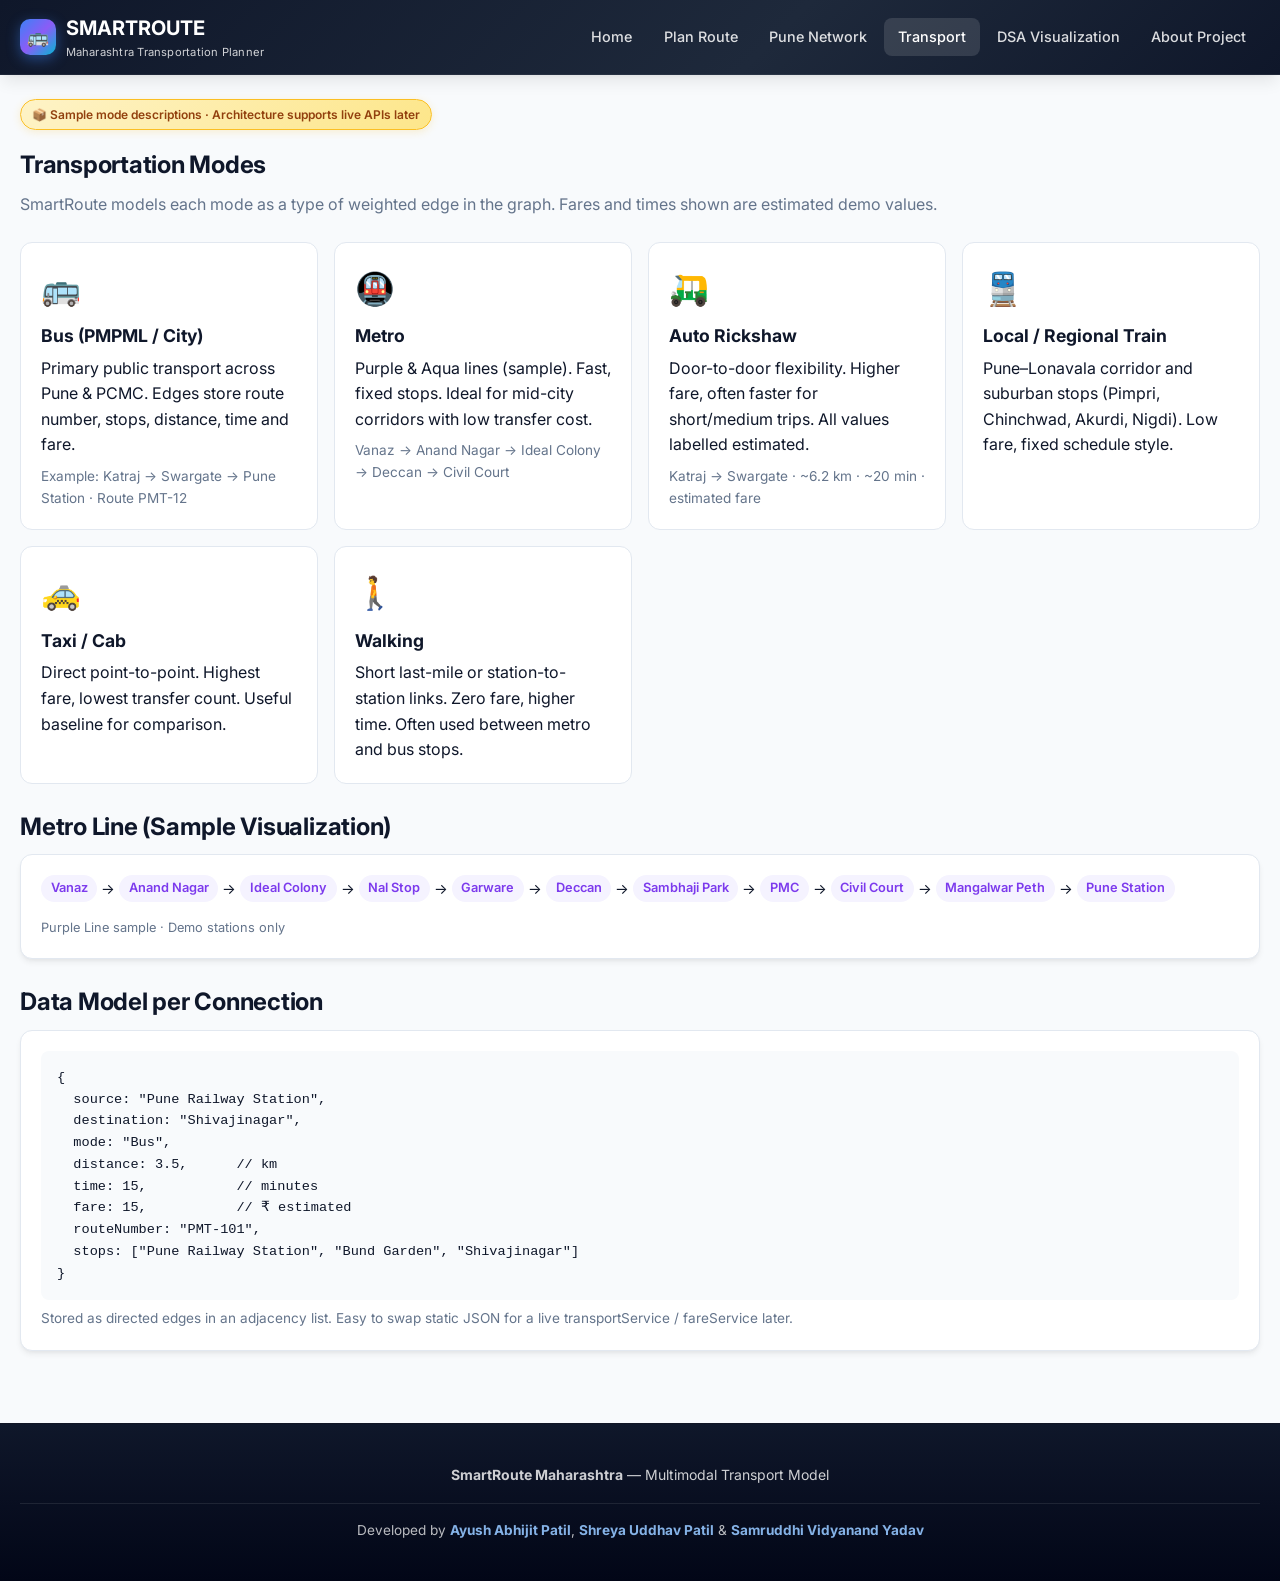
<file: transport.html>
<!DOCTYPE html>
<html lang="en">
<head>
  <meta charset="UTF-8">
  <meta name="viewport" content="width=device-width, initial-scale=1.0">
  <title>Transport Modes – SmartRoute Maharashtra</title>
  <link rel="preconnect" href="https://fonts.googleapis.com">
  <link href="https://fonts.googleapis.com/css2?family=Inter:wght@400;500;600;700;800&display=swap" rel="stylesheet">
  <link rel="stylesheet" href="css/styles.css">
</head>
<body data-page="transport">
  <header class="header">
    <div class="header-inner">
      <a href="index.html" class="logo">
        <div class="logo-icon">🚌</div>
        <div>
          SMARTROUTE
          <span class="sub">Maharashtra Transportation Planner</span>
        </div>
      </a>
      <button class="menu-toggle" aria-label="Menu">☰</button>
      <nav class="nav">
        <a href="index.html">Home</a>
        <a href="plan.html">Plan Route</a>
        <a href="network.html">Pune Network</a>
        <a href="transport.html" class="active">Transport</a>
        <a href="dsa.html">DSA Visualization</a>
        <a href="about.html">About Project</a>
      </nav>
    </div>
  </header>

  <main class="container">
    <div class="demo-badge">📦 Sample mode descriptions · Architecture supports live APIs later</div>
    <h1 class="section-title">Transportation Modes</h1>
    <p class="section-sub">SmartRoute models each mode as a type of weighted edge in the graph. Fares and times shown are estimated demo values.</p>

    <div class="mode-grid">
      <div class="mode-card">
        <div class="icon">🚌</div>
        <h3>Bus (PMPML / City)</h3>
        <p>Primary public transport across Pune & PCMC. Edges store route number, stops, distance, time and fare.</p>
        <p class="text-muted mt-1" style="font-size:0.85rem">Example: Katraj → Swargate → Pune Station · Route PMT-12</p>
      </div>
      <div class="mode-card">
        <div class="icon">🚇</div>
        <h3>Metro</h3>
        <p>Purple & Aqua lines (sample). Fast, fixed stops. Ideal for mid-city corridors with low transfer cost.</p>
        <p class="text-muted mt-1" style="font-size:0.85rem">Vanaz → Anand Nagar → Ideal Colony → Deccan → Civil Court</p>
      </div>
      <div class="mode-card">
        <div class="icon">🛺</div>
        <h3>Auto Rickshaw</h3>
        <p>Door-to-door flexibility. Higher fare, often faster for short/medium trips. All values labelled estimated.</p>
        <p class="text-muted mt-1" style="font-size:0.85rem">Katraj → Swargate · ~6.2 km · ~20 min · estimated fare</p>
      </div>
      <div class="mode-card">
        <div class="icon">🚆</div>
        <h3>Local / Regional Train</h3>
        <p>Pune–Lonavala corridor and suburban stops (Pimpri, Chinchwad, Akurdi, Nigdi). Low fare, fixed schedule style.</p>
      </div>
      <div class="mode-card">
        <div class="icon">🚕</div>
        <h3>Taxi / Cab</h3>
        <p>Direct point-to-point. Highest fare, lowest transfer count. Useful baseline for comparison.</p>
      </div>
      <div class="mode-card">
        <div class="icon">🚶</div>
        <h3>Walking</h3>
        <p>Short last-mile or station-to-station links. Zero fare, higher time. Often used between metro and bus stops.</p>
      </div>
    </div>

    <h2 class="section-title mt-3">Metro Line (Sample Visualization)</h2>
    <div class="card">
      <div class="card-body" style="overflow-x:auto">
        <div style="display:flex;align-items:center;gap:0.25rem;flex-wrap:wrap;font-size:0.9rem">
          <span class="mode-pill" style="background:#f5f3ff;color:#7c3aed">Vanaz</span>
          <span>→</span>
          <span class="mode-pill" style="background:#f5f3ff;color:#7c3aed">Anand Nagar</span>
          <span>→</span>
          <span class="mode-pill" style="background:#f5f3ff;color:#7c3aed">Ideal Colony</span>
          <span>→</span>
          <span class="mode-pill" style="background:#f5f3ff;color:#7c3aed">Nal Stop</span>
          <span>→</span>
          <span class="mode-pill" style="background:#f5f3ff;color:#7c3aed">Garware</span>
          <span>→</span>
          <span class="mode-pill" style="background:#f5f3ff;color:#7c3aed">Deccan</span>
          <span>→</span>
          <span class="mode-pill" style="background:#f5f3ff;color:#7c3aed">Sambhaji Park</span>
          <span>→</span>
          <span class="mode-pill" style="background:#f5f3ff;color:#7c3aed">PMC</span>
          <span>→</span>
          <span class="mode-pill" style="background:#f5f3ff;color:#7c3aed">Civil Court</span>
          <span>→</span>
          <span class="mode-pill" style="background:#f5f3ff;color:#7c3aed">Mangalwar Peth</span>
          <span>→</span>
          <span class="mode-pill" style="background:#f5f3ff;color:#7c3aed">Pune Station</span>
        </div>
        <p class="text-muted mt-2" style="font-size:0.8rem">Purple Line sample · Demo stations only</p>
      </div>
    </div>

    <h2 class="section-title mt-3">Data Model per Connection</h2>
    <div class="card">
      <div class="card-body">
        <pre style="background:#f8fafc;padding:1rem;border-radius:8px;overflow-x:auto;font-size:0.85rem">{
  source: "Pune Railway Station",
  destination: "Shivajinagar",
  mode: "Bus",
  distance: 3.5,      // km
  time: 15,           // minutes
  fare: 15,           // ₹ estimated
  routeNumber: "PMT-101",
  stops: ["Pune Railway Station", "Bund Garden", "Shivajinagar"]
}</pre>
        <p class="text-muted mt-1" style="font-size:0.85rem">Stored as directed edges in an adjacency list. Easy to swap static JSON for a live transportService / fareService later.</p>
      </div>
    </div>
  </main>

    <footer class="footer">
    <p><strong>SmartRoute Maharashtra</strong> — Multimodal Transport Model</p>
    <div class="footer-devs">
      Developed by <strong>Ayush Abhijit Patil</strong>, <strong>Shreya Uddhav Patil</strong> &amp; <strong>Samruddhi Vidyanand Yadav</strong>
    </div>
  </footer>

  <script src="js/data.js"></script>
  <script src="js/graph.js"></script>
  <script src="js/app.js"></script>
</body>
</html>
</file>
<file: css/styles.css>
/* SmartRoute Maharashtra - Modern Professional Styles */
:root {
  --primary: #0f172a;
  --primary-light: #1e293b;
  --accent: #2563eb;
  --accent-hover: #1d4ed8;
  --accent-soft: #dbeafe;
  --success: #059669;
  --warning: #d97706;
  --danger: #dc2626;
  --metro: #7c3aed;
  --auto: #f59e0b;
  --train: #059669;
  --taxi: #dc2626;
  --walk: #6b7280;
  --bg: #f8fafc;
  --card: #ffffff;
  --text: #0f172a;
  --text-muted: #64748b;
  --border: #e2e8f0;
  --radius: 12px;
  --radius-sm: 8px;
  --shadow: 0 4px 6px -1px rgb(0 0 0 / 0.07), 0 2px 4px -2px rgb(0 0 0 / 0.05);
  --shadow-lg: 0 10px 15px -3px rgb(0 0 0 / 0.08), 0 4px 6px -4px rgb(0 0 0 / 0.05);
  --font: 'Inter', system-ui, -apple-system, BlinkMacSystemFont, 'Segoe UI', Roboto, sans-serif;
}

* {
  box-sizing: border-box;
  margin: 0;
  padding: 0;
}

html {
  scroll-behavior: smooth;
}

body {
  font-family: var(--font);
  background: var(--bg);
  color: var(--text);
  line-height: 1.6;
  min-height: 100vh;
}

a {
  color: var(--accent);
  text-decoration: none;
}

a:hover {
  text-decoration: underline;
}

img {
  max-width: 100%;
}

/* ========== HEADER ========== */
.header {
  background: var(--primary);
  color: white;
  position: sticky;
  top: 0;
  z-index: 100;
  box-shadow: var(--shadow-lg);
}

.header-inner {
  max-width: 1280px;
  margin: 0 auto;
  padding: 0.75rem 1.25rem;
  display: flex;
  align-items: center;
  justify-content: space-between;
  gap: 1rem;
}

.logo {
  display: flex;
  align-items: center;
  gap: 0.6rem;
  font-weight: 700;
  font-size: 1.25rem;
  color: white;
  text-decoration: none;
}

.logo-icon {
  width: 36px;
  height: 36px;
  background: linear-gradient(135deg, #2563eb, #7c3aed);
  border-radius: 10px;
  display: flex;
  align-items: center;
  justify-content: center;
  font-size: 1.1rem;
}

.logo span.sub {
  display: block;
  font-size: 0.7rem;
  font-weight: 400;
  opacity: 0.8;
  letter-spacing: 0.02em;
}

.nav {
  display: flex;
  align-items: center;
  gap: 0.25rem;
  flex-wrap: wrap;
}

.nav a {
  color: rgba(255,255,255,0.85);
  padding: 0.45rem 0.85rem;
  border-radius: 8px;
  font-size: 0.9rem;
  font-weight: 500;
  text-decoration: none;
  transition: all 0.2s;
}

.nav a:hover,
.nav a.active {
  background: rgba(255,255,255,0.12);
  color: white;
  text-decoration: none;
}

.menu-toggle {
  display: none;
  background: none;
  border: none;
  color: white;
  font-size: 1.5rem;
  cursor: pointer;
  padding: 0.25rem;
}

/* ========== HERO ========== */
.hero {
  background: linear-gradient(135deg, #0f172a 0%, #1e3a5f 50%, #1e293b 100%);
  color: white;
  padding: 3.5rem 1.25rem 4rem;
  position: relative;
  overflow: hidden;
}

.hero::before {
  content: '';
  position: absolute;
  inset: 0;
  background: radial-gradient(circle at 20% 50%, rgba(37,99,235,0.25), transparent 50%),
              radial-gradient(circle at 80% 20%, rgba(124,58,237,0.2), transparent 40%);
  pointer-events: none;
}

.hero-inner {
  max-width: 1280px;
  margin: 0 auto;
  position: relative;
  z-index: 1;
}

.hero h1 {
  font-size: clamp(1.75rem, 4vw, 2.75rem);
  font-weight: 800;
  line-height: 1.2;
  margin-bottom: 0.75rem;
  letter-spacing: -0.02em;
}

.hero p.subtitle {
  font-size: 1.1rem;
  opacity: 0.9;
  max-width: 560px;
  margin-bottom: 2rem;
}

/* Search Card */
.search-card {
  background: white;
  border-radius: 16px;
  padding: 1.5rem;
  box-shadow: var(--shadow-lg);
  max-width: 720px;
  color: var(--text);
}

.search-row {
  display: flex;
  gap: 0.75rem;
  align-items: flex-end;
  flex-wrap: wrap;
}

.search-field {
  flex: 1;
  min-width: 180px;
  position: relative;
}

.search-field label {
  display: block;
  font-size: 0.75rem;
  font-weight: 600;
  text-transform: uppercase;
  letter-spacing: 0.04em;
  color: var(--text-muted);
  margin-bottom: 0.35rem;
}

.search-field input {
  width: 100%;
  padding: 0.85rem 1rem;
  border: 2px solid var(--border);
  border-radius: var(--radius-sm);
  font-size: 1rem;
  font-family: inherit;
  transition: border-color 0.2s;
}

.search-field input:focus {
  outline: none;
  border-color: var(--accent);
}

.swap-btn {
  background: var(--accent-soft);
  border: none;
  width: 42px;
  height: 42px;
  border-radius: 50%;
  cursor: pointer;
  display: flex;
  align-items: center;
  justify-content: center;
  font-size: 1.2rem;
  color: var(--accent);
  margin-bottom: 0.15rem;
  transition: all 0.2s;
  flex-shrink: 0;
}

.swap-btn:hover {
  background: var(--accent);
  color: white;
  transform: rotate(180deg);
}

.btn {
  display: inline-flex;
  align-items: center;
  justify-content: center;
  gap: 0.4rem;
  padding: 0.85rem 1.5rem;
  border: none;
  border-radius: var(--radius-sm);
  font-size: 1rem;
  font-weight: 600;
  font-family: inherit;
  cursor: pointer;
  transition: all 0.2s;
}

.btn-primary {
  background: var(--accent);
  color: white;
}

.btn-primary:hover {
  background: var(--accent-hover);
  transform: translateY(-1px);
  box-shadow: 0 4px 12px rgba(37,99,235,0.35);
}

.btn-outline {
  background: transparent;
  border: 2px solid var(--border);
  color: var(--text);
}

.btn-outline:hover {
  border-color: var(--accent);
  color: var(--accent);
}

.btn-sm {
  padding: 0.5rem 1rem;
  font-size: 0.875rem;
}

.quick-locs {
  display: flex;
  flex-wrap: wrap;
  gap: 0.5rem;
  margin-top: 1rem;
}

.quick-chip {
  background: #f1f5f9;
  border: 1px solid var(--border);
  padding: 0.35rem 0.75rem;
  border-radius: 999px;
  font-size: 0.8rem;
  cursor: pointer;
  transition: all 0.15s;
  color: var(--text);
}

.quick-chip:hover {
  background: var(--accent-soft);
  border-color: var(--accent);
  color: var(--accent);
}

/* Autocomplete */
.autocomplete {
  position: absolute;
  top: 100%;
  left: 0;
  right: 0;
  background: white;
  border: 1px solid var(--border);
  border-radius: var(--radius-sm);
  box-shadow: var(--shadow-lg);
  z-index: 50;
  max-height: 220px;
  overflow-y: auto;
  display: none;
}

.autocomplete.show {
  display: block;
}

.autocomplete-item {
  padding: 0.65rem 1rem;
  cursor: pointer;
  font-size: 0.9rem;
  border-bottom: 1px solid #f1f5f9;
}

.autocomplete-item:hover,
.autocomplete-item.active {
  background: var(--accent-soft);
  color: var(--accent);
}

.autocomplete-item:last-child {
  border-bottom: none;
}

/* ========== LAYOUT ========== */
.container {
  max-width: 1280px;
  margin: 0 auto;
  padding: 1.5rem 1.25rem;
}

.section-title {
  font-size: 1.5rem;
  font-weight: 700;
  margin-bottom: 0.5rem;
  letter-spacing: -0.01em;
}

.section-sub {
  color: var(--text-muted);
  margin-bottom: 1.5rem;
}

.demo-badge {
  display: inline-flex;
  align-items: center;
  gap: 0.35rem;
  background: #fef3c7;
  color: #92400e;
  font-size: 0.75rem;
  font-weight: 600;
  padding: 0.3rem 0.7rem;
  border-radius: 999px;
  margin-bottom: 1rem;
}

/* Cards */
.card {
  background: var(--card);
  border-radius: var(--radius);
  box-shadow: var(--shadow);
  border: 1px solid var(--border);
  overflow: hidden;
}

.card-body {
  padding: 1.25rem;
}

.card-header {
  padding: 1rem 1.25rem;
  border-bottom: 1px solid var(--border);
  font-weight: 600;
  display: flex;
  align-items: center;
  justify-content: space-between;
}

/* Summary metrics */
.metrics-grid {
  display: grid;
  grid-template-columns: repeat(auto-fit, minmax(140px, 1fr));
  gap: 1rem;
  margin-bottom: 1.5rem;
}

.metric-card {
  background: white;
  border-radius: var(--radius);
  padding: 1.1rem;
  border: 1px solid var(--border);
  text-align: center;
  transition: transform 0.15s, box-shadow 0.15s;
}

.metric-card:hover {
  transform: translateY(-2px);
  box-shadow: var(--shadow);
}

.metric-card .label {
  font-size: 0.75rem;
  font-weight: 600;
  text-transform: uppercase;
  letter-spacing: 0.04em;
  color: var(--text-muted);
  margin-bottom: 0.35rem;
}

.metric-card .value {
  font-size: 1.5rem;
  font-weight: 800;
  color: var(--primary);
}

.metric-card.highlight {
  border-color: var(--accent);
  background: linear-gradient(135deg, #eff6ff, #f5f3ff);
}

.metric-card.highlight .value {
  color: var(--accent);
}

/* Route cards */
.route-list {
  display: flex;
  flex-direction: column;
  gap: 1rem;
}

.route-card {
  background: white;
  border: 1px solid var(--border);
  border-radius: var(--radius);
  padding: 1.25rem;
  transition: all 0.2s;
  cursor: pointer;
}

.route-card:hover {
  border-color: var(--accent);
  box-shadow: var(--shadow);
}

.route-card.selected {
  border-color: var(--accent);
  background: #f8fafc;
  box-shadow: 0 0 0 3px var(--accent-soft);
}

.route-header {
  display: flex;
  justify-content: space-between;
  align-items: flex-start;
  margin-bottom: 0.75rem;
  gap: 0.5rem;
  flex-wrap: wrap;
}

.route-title {
  font-weight: 700;
  font-size: 1rem;
}

.route-badge {
  font-size: 0.7rem;
  font-weight: 600;
  padding: 0.2rem 0.55rem;
  border-radius: 999px;
  background: var(--accent-soft);
  color: var(--accent);
}

.route-path {
  display: flex;
  flex-direction: column;
  gap: 0.15rem;
  margin: 0.75rem 0;
  font-size: 0.9rem;
}

.route-step {
  display: flex;
  align-items: center;
  gap: 0.5rem;
}

.route-step .mode-icon {
  font-size: 1rem;
  width: 1.5rem;
  text-align: center;
}

.route-step .arrow {
  color: var(--text-muted);
  font-size: 0.75rem;
}

.route-stats {
  display: flex;
  flex-wrap: wrap;
  gap: 1rem;
  margin-top: 0.75rem;
  padding-top: 0.75rem;
  border-top: 1px solid var(--border);
  font-size: 0.875rem;
}

.route-stats span {
  display: flex;
  align-items: center;
  gap: 0.3rem;
  color: var(--text-muted);
}

.route-stats strong {
  color: var(--text);
}

/* Tabs */
.tabs {
  display: flex;
  gap: 0.35rem;
  flex-wrap: wrap;
  margin-bottom: 1.25rem;
  border-bottom: 2px solid var(--border);
  padding-bottom: 0;
}

.tab {
  padding: 0.6rem 1rem;
  border: none;
  background: none;
  font-family: inherit;
  font-size: 0.9rem;
  font-weight: 600;
  color: var(--text-muted);
  cursor: pointer;
  border-bottom: 2px solid transparent;
  margin-bottom: -2px;
  transition: all 0.15s;
}

.tab:hover {
  color: var(--accent);
}

.tab.active {
  color: var(--accent);
  border-bottom-color: var(--accent);
}

/* Filters */
.filters {
  display: flex;
  flex-wrap: wrap;
  gap: 1rem;
  align-items: center;
  background: white;
  padding: 1rem;
  border-radius: var(--radius);
  border: 1px solid var(--border);
  margin-bottom: 1.25rem;
}

.filter-group {
  display: flex;
  flex-wrap: wrap;
  gap: 0.5rem;
  align-items: center;
}

.filter-group label {
  font-size: 0.8rem;
  font-weight: 600;
  color: var(--text-muted);
}

.filter-check {
  display: flex;
  align-items: center;
  gap: 0.3rem;
  font-size: 0.85rem;
  cursor: pointer;
}

.filter-check input {
  accent-color: var(--accent);
}

.filter-input {
  width: 80px;
  padding: 0.4rem 0.5rem;
  border: 1px solid var(--border);
  border-radius: 6px;
  font-size: 0.85rem;
}

/* Details panel */
.details-panel {
  background: white;
  border-radius: var(--radius);
  border: 1px solid var(--border);
  padding: 1.5rem;
}

.step-block {
  display: flex;
  gap: 1rem;
  margin-bottom: 1.25rem;
  position: relative;
}

.step-block:not(:last-child)::before {
  content: '';
  position: absolute;
  left: 18px;
  top: 40px;
  bottom: -1.25rem;
  width: 2px;
  background: var(--border);
}

.step-num {
  width: 36px;
  height: 36px;
  border-radius: 50%;
  background: var(--accent);
  color: white;
  display: flex;
  align-items: center;
  justify-content: center;
  font-weight: 700;
  font-size: 0.9rem;
  flex-shrink: 0;
}

.step-content h4 {
  font-size: 1rem;
  margin-bottom: 0.25rem;
}

.step-meta {
  display: flex;
  flex-wrap: wrap;
  gap: 0.75rem;
  font-size: 0.85rem;
  color: var(--text-muted);
  margin-top: 0.35rem;
}

.mode-pill {
  display: inline-flex;
  align-items: center;
  gap: 0.3rem;
  padding: 0.2rem 0.6rem;
  border-radius: 999px;
  font-size: 0.8rem;
  font-weight: 600;
  background: #f1f5f9;
}

/* Comparison table */
.table-wrap {
  overflow-x: auto;
  border-radius: var(--radius);
  border: 1px solid var(--border);
  background: white;
}

table {
  width: 100%;
  border-collapse: collapse;
  font-size: 0.9rem;
}

th, td {
  padding: 0.75rem 1rem;
  text-align: left;
  border-bottom: 1px solid var(--border);
}

th {
  background: #f8fafc;
  font-weight: 600;
  font-size: 0.8rem;
  text-transform: uppercase;
  letter-spacing: 0.03em;
  color: var(--text-muted);
  cursor: pointer;
  user-select: none;
}

th:hover {
  color: var(--accent);
}

tr:last-child td {
  border-bottom: none;
}

tr:hover td {
  background: #f8fafc;
}

/* Network / Graph viz */
.network-grid {
  display: grid;
  grid-template-columns: repeat(auto-fill, minmax(160px, 1fr));
  gap: 0.75rem;
}

.station-node {
  background: white;
  border: 2px solid var(--border);
  border-radius: var(--radius);
  padding: 0.85rem;
  text-align: center;
  cursor: pointer;
  transition: all 0.2s;
}

.station-node:hover,
.station-node.active {
  border-color: var(--accent);
  box-shadow: var(--shadow);
  transform: translateY(-2px);
}

.station-node .name {
  font-weight: 600;
  font-size: 0.9rem;
}

.station-node .area {
  font-size: 0.75rem;
  color: var(--text-muted);
}

.station-node.major {
  border-color: var(--accent);
  background: #eff6ff;
}

.station-node.metro {
  border-color: var(--metro);
  background: #f5f3ff;
}

/* DSA section */
.dsa-flow {
  display: flex;
  flex-wrap: wrap;
  align-items: center;
  justify-content: center;
  gap: 0.5rem;
  margin: 1.5rem 0;
}

.dsa-box {
  background: white;
  border: 2px solid var(--border);
  border-radius: var(--radius-sm);
  padding: 0.75rem 1rem;
  font-weight: 600;
  font-size: 0.9rem;
  text-align: center;
  min-width: 120px;
}

.dsa-box.highlight {
  border-color: var(--accent);
  background: var(--accent-soft);
  color: var(--accent);
}

.dsa-arrow {
  color: var(--text-muted);
  font-size: 1.25rem;
}

.concept-grid {
  display: grid;
  grid-template-columns: repeat(auto-fit, minmax(240px, 1fr));
  gap: 1rem;
  margin-top: 1.5rem;
}

.concept-card {
  background: white;
  border-radius: var(--radius);
  border: 1px solid var(--border);
  padding: 1.25rem;
}

.concept-card h3 {
  font-size: 1rem;
  margin-bottom: 0.5rem;
  display: flex;
  align-items: center;
  gap: 0.5rem;
}

.concept-card p {
  font-size: 0.875rem;
  color: var(--text-muted);
}

/* Transport modes page */
.mode-grid {
  display: grid;
  grid-template-columns: repeat(auto-fit, minmax(260px, 1fr));
  gap: 1rem;
}

.mode-card {
  background: white;
  border-radius: var(--radius);
  border: 1px solid var(--border);
  padding: 1.25rem;
  transition: all 0.2s;
}

.mode-card:hover {
  box-shadow: var(--shadow);
}

.mode-card .icon {
  font-size: 2rem;
  margin-bottom: 0.5rem;
}

.mode-card h3 {
  font-size: 1.1rem;
  margin-bottom: 0.35rem;
}

/* About */
.about-content {
  max-width: 800px;
}

.about-content h2 {
  margin: 1.5rem 0 0.75rem;
  font-size: 1.25rem;
}

.about-content ul {
  margin: 0.5rem 0 1rem 1.25rem;
}

.about-content li {
  margin-bottom: 0.35rem;
}

.flow-diagram {
  background: white;
  border-radius: var(--radius);
  border: 1px solid var(--border);
  padding: 1.5rem;
  margin: 1.5rem 0;
  font-family: ui-monospace, monospace;
  font-size: 0.85rem;
  line-height: 1.8;
  overflow-x: auto;
  white-space: pre;
}

/* Footer */
.footer {
  background: var(--primary);
  color: rgba(255,255,255,0.8);
  padding: 2rem 1.25rem;
  margin-top: 3rem;
  text-align: center;
  font-size: 0.875rem;
}

.footer a {
  color: #93c5fd;
}

/* Empty / loading */
.empty-state {
  text-align: center;
  padding: 3rem 1rem;
  color: var(--text-muted);
}

.empty-state .icon {
  font-size: 3rem;
  margin-bottom: 0.75rem;
  opacity: 0.5;
}

/* Responsive */
@media (max-width: 768px) {
  .menu-toggle {
    display: block;
  }

  .nav {
    display: none;
    position: absolute;
    top: 100%;
    left: 0;
    right: 0;
    background: var(--primary-light);
    flex-direction: column;
    padding: 0.75rem;
    gap: 0.25rem;
  }

  .nav.open {
    display: flex;
  }

  .nav a {
    width: 100%;
    padding: 0.75rem 1rem;
  }

  .search-row {
    flex-direction: column;
  }

  .swap-btn {
    align-self: center;
    transform: rotate(90deg);
  }

  .swap-btn:hover {
    transform: rotate(270deg);
  }

  .metrics-grid {
    grid-template-columns: repeat(2, 1fr);
  }

  .hero {
    padding: 2rem 1rem 2.5rem;
  }
}

@media (max-width: 480px) {
  .metrics-grid {
    grid-template-columns: 1fr 1fr;
  }

  .metric-card .value {
    font-size: 1.25rem;
  }
}

/* Utility */
.hidden {
  display: none !important;
}

.mt-1 { margin-top: 0.5rem; }
.mt-2 { margin-top: 1rem; }
.mt-3 { margin-top: 1.5rem; }
.mb-2 { margin-bottom: 1rem; }
.text-muted { color: var(--text-muted); }
.text-center { text-align: center; }
.flex { display: flex; }
.gap-1 { gap: 0.5rem; }
.gap-2 { gap: 1rem; }
.items-center { align-items: center; }
.justify-between { justify-content: space-between; }
.flex-wrap { flex-wrap: wrap; }

/* ========== ENHANCED ATTRACTIVENESS ========== */
.header {
  background: linear-gradient(135deg, #0f172a 0%, #1e293b 60%, #0f172a 100%);
  backdrop-filter: blur(12px);
  border-bottom: 1px solid rgba(255,255,255,0.06);
}

.logo-icon {
  background: linear-gradient(135deg, #3b82f6, #8b5cf6, #06b6d4);
  box-shadow: 0 4px 14px rgba(59, 130, 246, 0.45);
  animation: pulse-glow 3s ease-in-out infinite;
}

@keyframes pulse-glow {
  0%, 100% { box-shadow: 0 4px 14px rgba(59, 130, 246, 0.4); }
  50% { box-shadow: 0 4px 22px rgba(139, 92, 246, 0.55); }
}

.hero {
  background: linear-gradient(145deg, #0f172a 0%, #1e3a5f 35%, #1e1b4b 70%, #0f172a 100%);
  padding: 4rem 1.25rem 4.5rem;
}

.hero h1 {
  background: linear-gradient(90deg, #fff 0%, #93c5fd 50%, #c4b5fd 100%);
  -webkit-background-clip: text;
  -webkit-text-fill-color: transparent;
  background-clip: text;
}

.search-card {
  background: rgba(255,255,255,0.97);
  border-radius: 20px;
  box-shadow: 0 25px 50px -12px rgba(0,0,0,0.35), 0 0 0 1px rgba(255,255,255,0.1);
  backdrop-filter: blur(20px);
  transition: transform 0.25s ease;
}

.search-card:hover {
  transform: translateY(-2px);
}

.btn-primary {
  background: linear-gradient(135deg, #2563eb, #7c3aed);
  box-shadow: 0 4px 14px rgba(37, 99, 235, 0.4);
  border: none;
}

.btn-primary:hover {
  background: linear-gradient(135deg, #1d4ed8, #6d28d9);
  box-shadow: 0 6px 20px rgba(37, 99, 235, 0.5);
  transform: translateY(-2px);
}

.concept-card {
  transition: all 0.25s ease;
  border: 1px solid transparent;
  background: linear-gradient(white, white) padding-box,
              linear-gradient(135deg, #e2e8f0, #e2e8f0) border-box;
}

.concept-card:hover {
  transform: translateY(-4px);
  box-shadow: 0 12px 28px -8px rgba(37, 99, 235, 0.2);
  border-color: transparent;
  background: linear-gradient(white, white) padding-box,
              linear-gradient(135deg, #3b82f6, #8b5cf6) border-box;
}

.metric-card {
  transition: all 0.25s ease;
}

.metric-card.highlight {
  background: linear-gradient(145deg, #eff6ff, #f5f3ff);
  border: 1px solid #bfdbfe;
}

.metric-card:hover {
  transform: translateY(-3px) scale(1.02);
}

.route-card {
  transition: all 0.25s ease;
  border-left: 4px solid transparent;
}

.route-card:hover {
  border-left-color: var(--accent);
  transform: translateX(4px);
}

.route-card.selected {
  border-left-color: var(--accent);
  background: linear-gradient(90deg, #eff6ff, #fff);
}

/* Developer section */
.developers-section {
  margin: 3rem 0 2rem;
  text-align: center;
}

.developers-grid {
  display: grid;
  grid-template-columns: repeat(auto-fit, minmax(220px, 1fr));
  gap: 1.25rem;
  margin-top: 1.5rem;
  max-width: 900px;
  margin-left: auto;
  margin-right: auto;
}

.dev-card {
  background: white;
  border-radius: 16px;
  padding: 1.5rem 1.25rem;
  border: 1px solid var(--border);
  box-shadow: var(--shadow);
  transition: all 0.3s ease;
  position: relative;
  overflow: hidden;
}

.dev-card::before {
  content: '';
  position: absolute;
  top: 0;
  left: 0;
  right: 0;
  height: 4px;
  background: linear-gradient(90deg, #2563eb, #7c3aed, #06b6d4);
}

.dev-card:hover {
  transform: translateY(-6px);
  box-shadow: 0 16px 32px -8px rgba(37, 99, 235, 0.25);
}

.dev-avatar {
  width: 64px;
  height: 64px;
  border-radius: 50%;
  background: linear-gradient(135deg, #3b82f6, #8b5cf6);
  color: white;
  font-size: 1.5rem;
  font-weight: 700;
  display: flex;
  align-items: center;
  justify-content: center;
  margin: 0 auto 0.85rem;
  box-shadow: 0 6px 16px rgba(59, 130, 246, 0.35);
}

.dev-card h3 {
  font-size: 1.05rem;
  font-weight: 700;
  margin-bottom: 0.25rem;
  color: var(--primary);
}

.dev-card .role {
  font-size: 0.8rem;
  color: var(--accent);
  font-weight: 600;
  margin-bottom: 0.35rem;
}

.dev-card .desc {
  font-size: 0.85rem;
  color: var(--text-muted);
}

/* Footer enhanced */
.footer {
  background: linear-gradient(180deg, #0f172a, #020617);
  padding: 2.5rem 1.25rem;
  border-top: 1px solid rgba(255,255,255,0.06);
}

.footer-devs {
  margin-top: 1rem;
  padding-top: 1rem;
  border-top: 1px solid rgba(255,255,255,0.1);
  font-size: 0.85rem;
  opacity: 0.9;
}

.footer-devs strong {
  color: #93c5fd;
}

/* Soft entrance animation */
@keyframes fadeUp {
  from { opacity: 0; transform: translateY(16px); }
  to { opacity: 1; transform: translateY(0); }
}

.hero-inner, .search-card, .concept-card, .dev-card {
  animation: fadeUp 0.6s ease both;
}

.concept-card:nth-child(2) { animation-delay: 0.08s; }
.concept-card:nth-child(3) { animation-delay: 0.16s; }
.concept-card:nth-child(4) { animation-delay: 0.24s; }

/* Station nodes polish */
.station-node:hover {
  border-color: #3b82f6;
  box-shadow: 0 8px 20px rgba(37, 99, 235, 0.15);
}

/* Tabs polish */
.tab.active {
  color: var(--accent);
  border-bottom-color: var(--accent);
  background: linear-gradient(180deg, transparent, #eff6ff);
}

/* Demo badge polish */
.demo-badge {
  background: linear-gradient(135deg, #fef3c7, #fde68a);
  border: 1px solid #fbbf24;
  box-shadow: 0 2px 8px rgba(251, 191, 36, 0.2);
}
</file>
